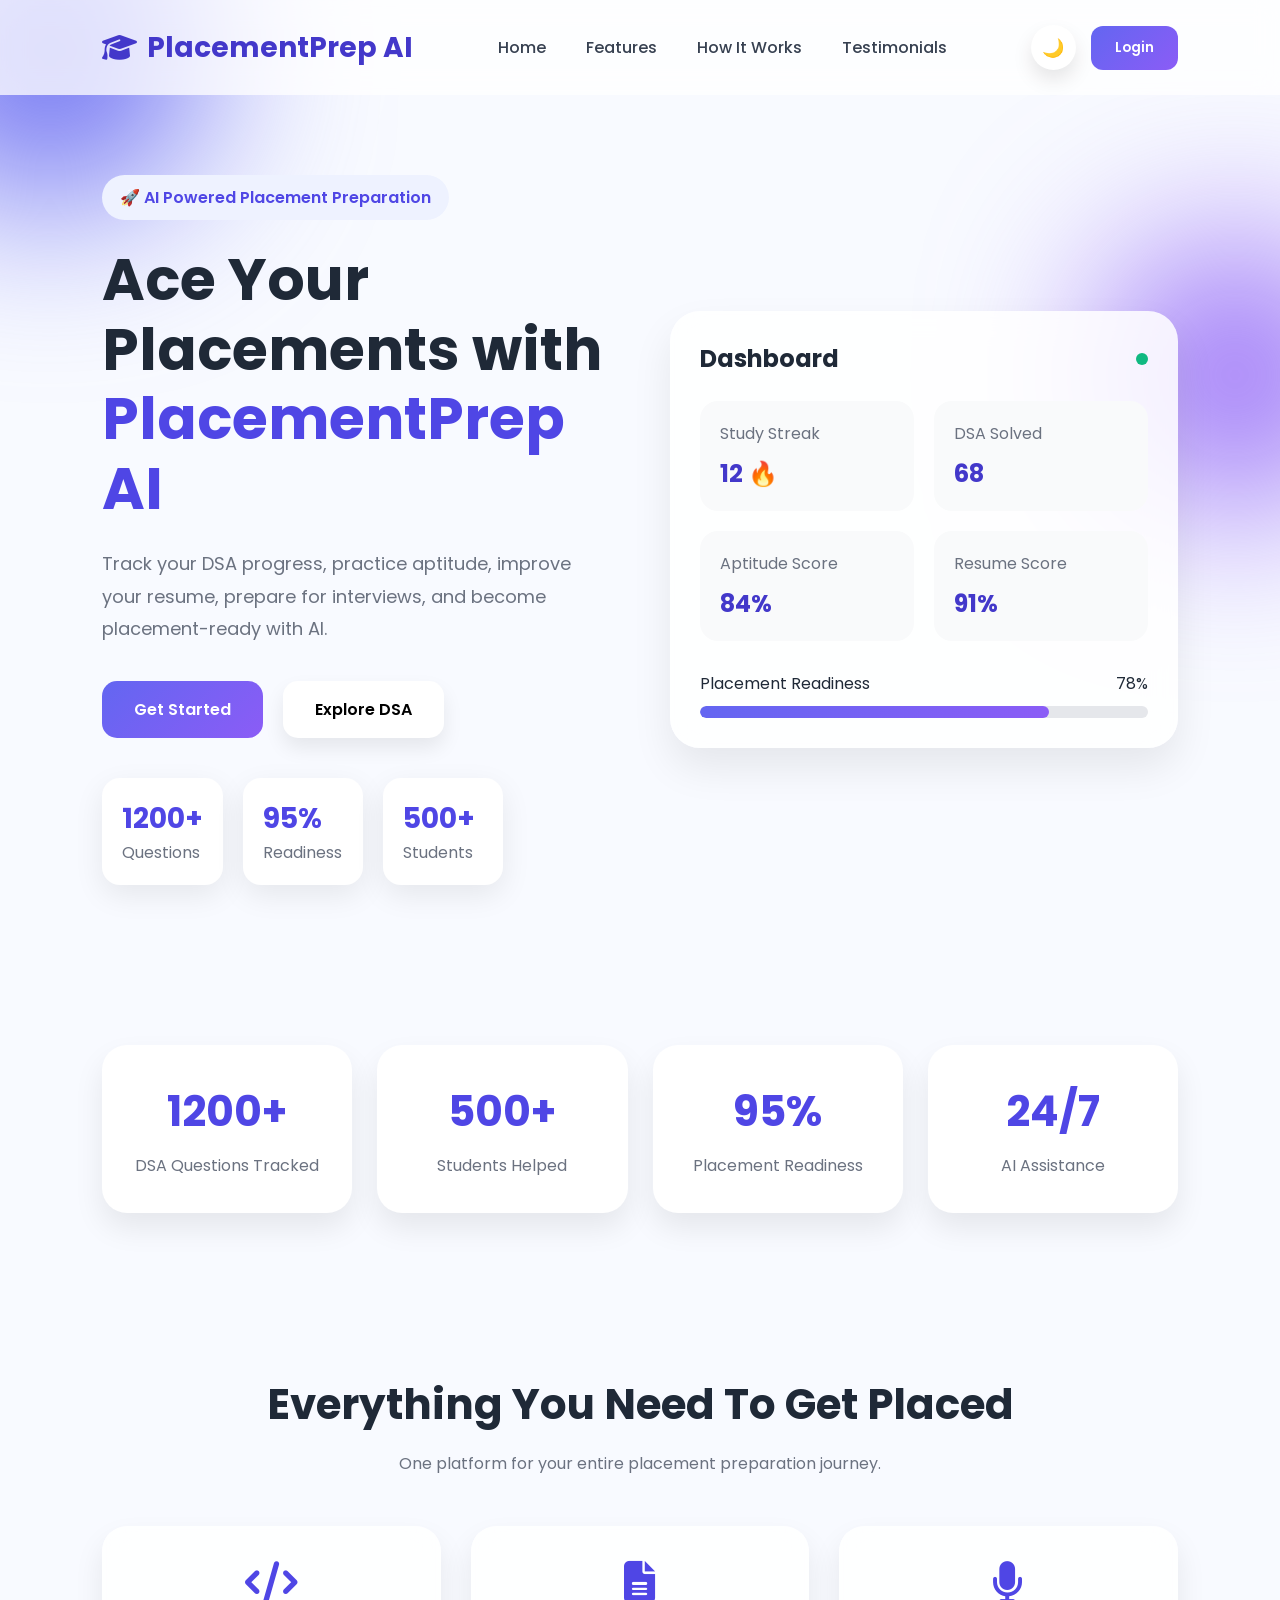
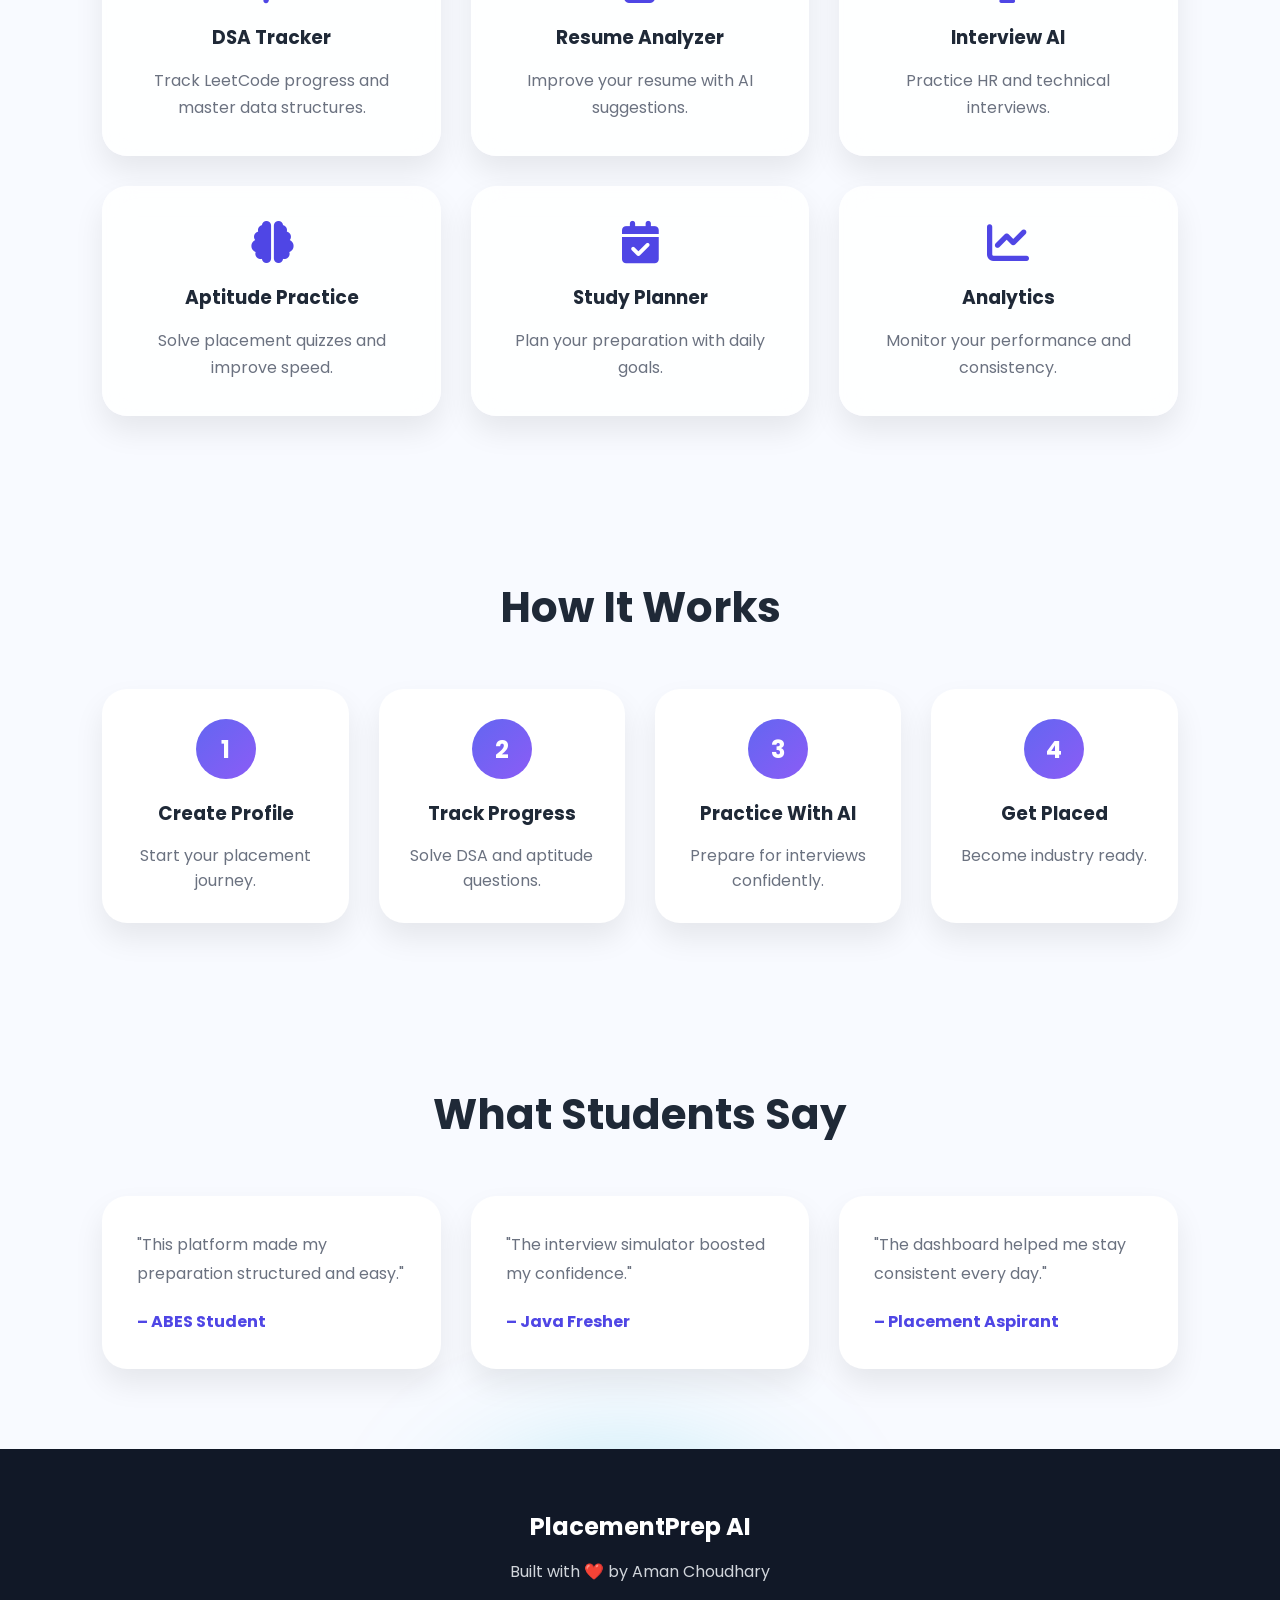
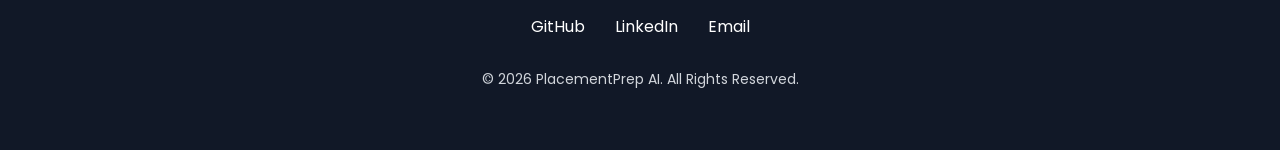
<file: index.html>
<!DOCTYPE html>
<html lang="en">

<head>
    <meta charset="UTF-8">
    <meta name="viewport" content="width=device-width, initial-scale=1.0">
    <title>PlacementPrep AI | Ace Your Placements</title>

    <!-- Google Font -->
    <link href="https://fonts.googleapis.com/css2?family=Poppins:wght@300;400;500;600;700&display=swap"
        rel="stylesheet">

    <!-- Font Awesome -->
    <link rel="stylesheet" href="https://cdnjs.cloudflare.com/ajax/libs/font-awesome/6.5.2/css/all.min.css">

    <!-- CSS -->
    <link rel="stylesheet" href="css/style.css">
</head>

<body>

    <!-- Background Circles -->
    <div class="bg-circle circle1"></div>
    <div class="bg-circle circle2"></div>
    <div class="bg-circle circle3"></div>

    <!-- ================= NAVBAR ================= -->

    <nav class="navbar">

        <div class="logo">
            <i class="fa-solid fa-graduation-cap"></i>
            PlacementPrep AI
        </div>

        <ul class="nav-links">

            <li>
                <a href="#home">Home</a>
            </li>

            <li>
                <a href="#features">Features</a>
            </li>

            <li>
                <a href="#how">How It Works</a>
            </li>

            <li>
                <a href="#testimonials">Testimonials</a>
            </li>

        </ul>

        <div class="nav-buttons">

            <button id="theme-btn">
                🌙
            </button>

            <button class="login-btn">
                Login
            </button>

        </div>

        <!-- Hamburger -->

        <div class="hamburger">

            <span></span>
            <span></span>
            <span></span>

        </div>

    </nav>

    <!-- ================= HERO SECTION ================= -->

    <section class="hero" id="home">

        <div class="hero-content">

            <!-- Left -->

            <div class="hero-left">

                <p class="tagline">

                    🚀 AI Powered Placement Preparation

                </p>

                <h1>

                    Ace Your Placements with

                    <span>PlacementPrep AI</span>

                </h1>

                <p class="hero-description">

                    Track your DSA progress, practice aptitude,
                    improve your resume, prepare for interviews,
                    and become placement-ready with AI.

                </p>

                <div class="hero-buttons">

                    <button class="primary-btn" onclick="window.location.href='dashboard.html'">

                        Get Started

                    </button>

                    <button class="secondary-btn" onclick="window.location.href='dsa.html'">

                        Explore DSA

                    </button>

                </div>

                <!-- Mini Stats -->

                <div class="mini-stats">

                    <div class="mini-card">

                        <h3>1200+</h3>

                        <p>Questions</p>

                    </div>

                    <div class="mini-card">

                        <h3>95%</h3>

                        <p>Readiness</p>

                    </div>

                    <div class="mini-card">

                        <h3>500+</h3>

                        <p>Students</p>

                    </div>

                </div>

            </div>

            <!-- Right -->

            <div class="hero-right">

                <div class="dashboard-preview">

                    <div class="dashboard-header">

                        <h3>

                            Dashboard

                        </h3>

                        <span class="live-dot"></span>

                    </div>

                    <div class="dashboard-cards">

                        <div class="dashboard-card">

                            <p>Study Streak</p>

                            <h2>12 🔥</h2>

                        </div>

                        <div class="dashboard-card">

                            <p>DSA Solved</p>

                            <h2>68</h2>

                        </div>

                        <div class="dashboard-card">

                            <p>Aptitude Score</p>

                            <h2>84%</h2>

                        </div>

                        <div class="dashboard-card">

                            <p>Resume Score</p>

                            <h2>91%</h2>

                        </div>

                    </div>

                    <!-- Progress -->

                    <div class="progress-section">

                        <div class="progress-top">

                            <span>

                                Placement Readiness

                            </span>

                            <span>

                                78%

                            </span>

                        </div>

                        <div class="progress-bar">

                            <div class="progress-fill"></div>

                        </div>

                    </div>

                </div>

            </div>

        </div>

    </section> <!-- ================= STATISTICS ================= -->

    <section class="stats">

        <div class="stat-box">
            <h2>1200+</h2>
            <p>DSA Questions Tracked</p>
        </div>

        <div class="stat-box">
            <h2>500+</h2>
            <p>Students Helped</p>
        </div>

        <div class="stat-box">
            <h2>95%</h2>
            <p>Placement Readiness</p>
        </div>

        <div class="stat-box">
            <h2>24/7</h2>
            <p>AI Assistance</p>
        </div>

    </section>

    <!-- ================= FEATURES ================= -->

    <section class="features" id="features">

        <div class="section-title">

            <h2>Everything You Need To Get Placed</h2>

            <p>
                One platform for your entire placement preparation journey.
            </p>

        </div>

        <div class="feature-grid">

            <div class="feature-card">

                <i class="fa-solid fa-code"></i>

                <h3>DSA Tracker</h3>

                <p>
                    Track LeetCode progress and master data structures.
                </p>

            </div>

            <div class="feature-card">

                <i class="fa-solid fa-file-lines"></i>

                <h3>Resume Analyzer</h3>

                <p>
                    Improve your resume with AI suggestions.
                </p>

            </div>

            <div class="feature-card">

                <i class="fa-solid fa-microphone"></i>

                <h3>Interview AI</h3>

                <p>
                    Practice HR and technical interviews.
                </p>

            </div>

            <div class="feature-card">

                <i class="fa-solid fa-brain"></i>

                <h3>Aptitude Practice</h3>

                <p>
                    Solve placement quizzes and improve speed.
                </p>

            </div>

            <div class="feature-card">

                <i class="fa-solid fa-calendar-check"></i>

                <h3>Study Planner</h3>

                <p>
                    Plan your preparation with daily goals.
                </p>

            </div>

            <div class="feature-card">

                <i class="fa-solid fa-chart-line"></i>

                <h3>Analytics</h3>

                <p>
                    Monitor your performance and consistency.
                </p>

            </div>

        </div>

    </section>

    <!-- ================= HOW IT WORKS ================= -->

    <section class="how-it-works" id="how">

        <div class="section-title">

            <h2>How It Works</h2>

        </div>

        <div class="timeline">

            <div class="timeline-step">

                <span>1</span>

                <h3>Create Profile</h3>

                <p>
                    Start your placement journey.
                </p>

            </div>

            <div class="timeline-step">

                <span>2</span>

                <h3>Track Progress</h3>

                <p>
                    Solve DSA and aptitude questions.
                </p>

            </div>

            <div class="timeline-step">

                <span>3</span>

                <h3>Practice With AI</h3>

                <p>
                    Prepare for interviews confidently.
                </p>

            </div>

            <div class="timeline-step">

                <span>4</span>

                <h3>Get Placed</h3>

                <p>
                    Become industry ready.
                </p>

            </div>

        </div>

    </section>

    <!-- ================= TESTIMONIALS ================= -->

    <section class="testimonials" id="testimonials">

        <div class="section-title">

            <h2>What Students Say</h2>

        </div>

        <div class="testimonial-grid">

            <div class="testimonial-card">

                <p>
                    "This platform made my preparation structured and easy."
                </p>

                <h4>
                    – ABES Student
                </h4>

            </div>

            <div class="testimonial-card">

                <p>
                    "The interview simulator boosted my confidence."
                </p>

                <h4>
                    – Java Fresher
                </h4>

            </div>

            <div class="testimonial-card">

                <p>
                    "The dashboard helped me stay consistent every day."
                </p>

                <h4>
                    – Placement Aspirant
                </h4>

            </div>

        </div>

    </section>

    <!-- ================= FOOTER ================= -->

    <footer>

        <h2>
            PlacementPrep AI
        </h2>

        <p>
            Built with ❤️ by Aman Choudhary
        </p>

        <div class="footer-links">

            <a href="#">
                GitHub
            </a>

            <a href="#">
                LinkedIn
            </a>

            <a href="#">
                Email
            </a>

        </div>

        <p class="copyright">

            © 2026 PlacementPrep AI. All Rights Reserved.

        </p>

    </footer>

    <!-- JS -->

    <script src="js/app.js"></script>

</body>

</html>
</file>
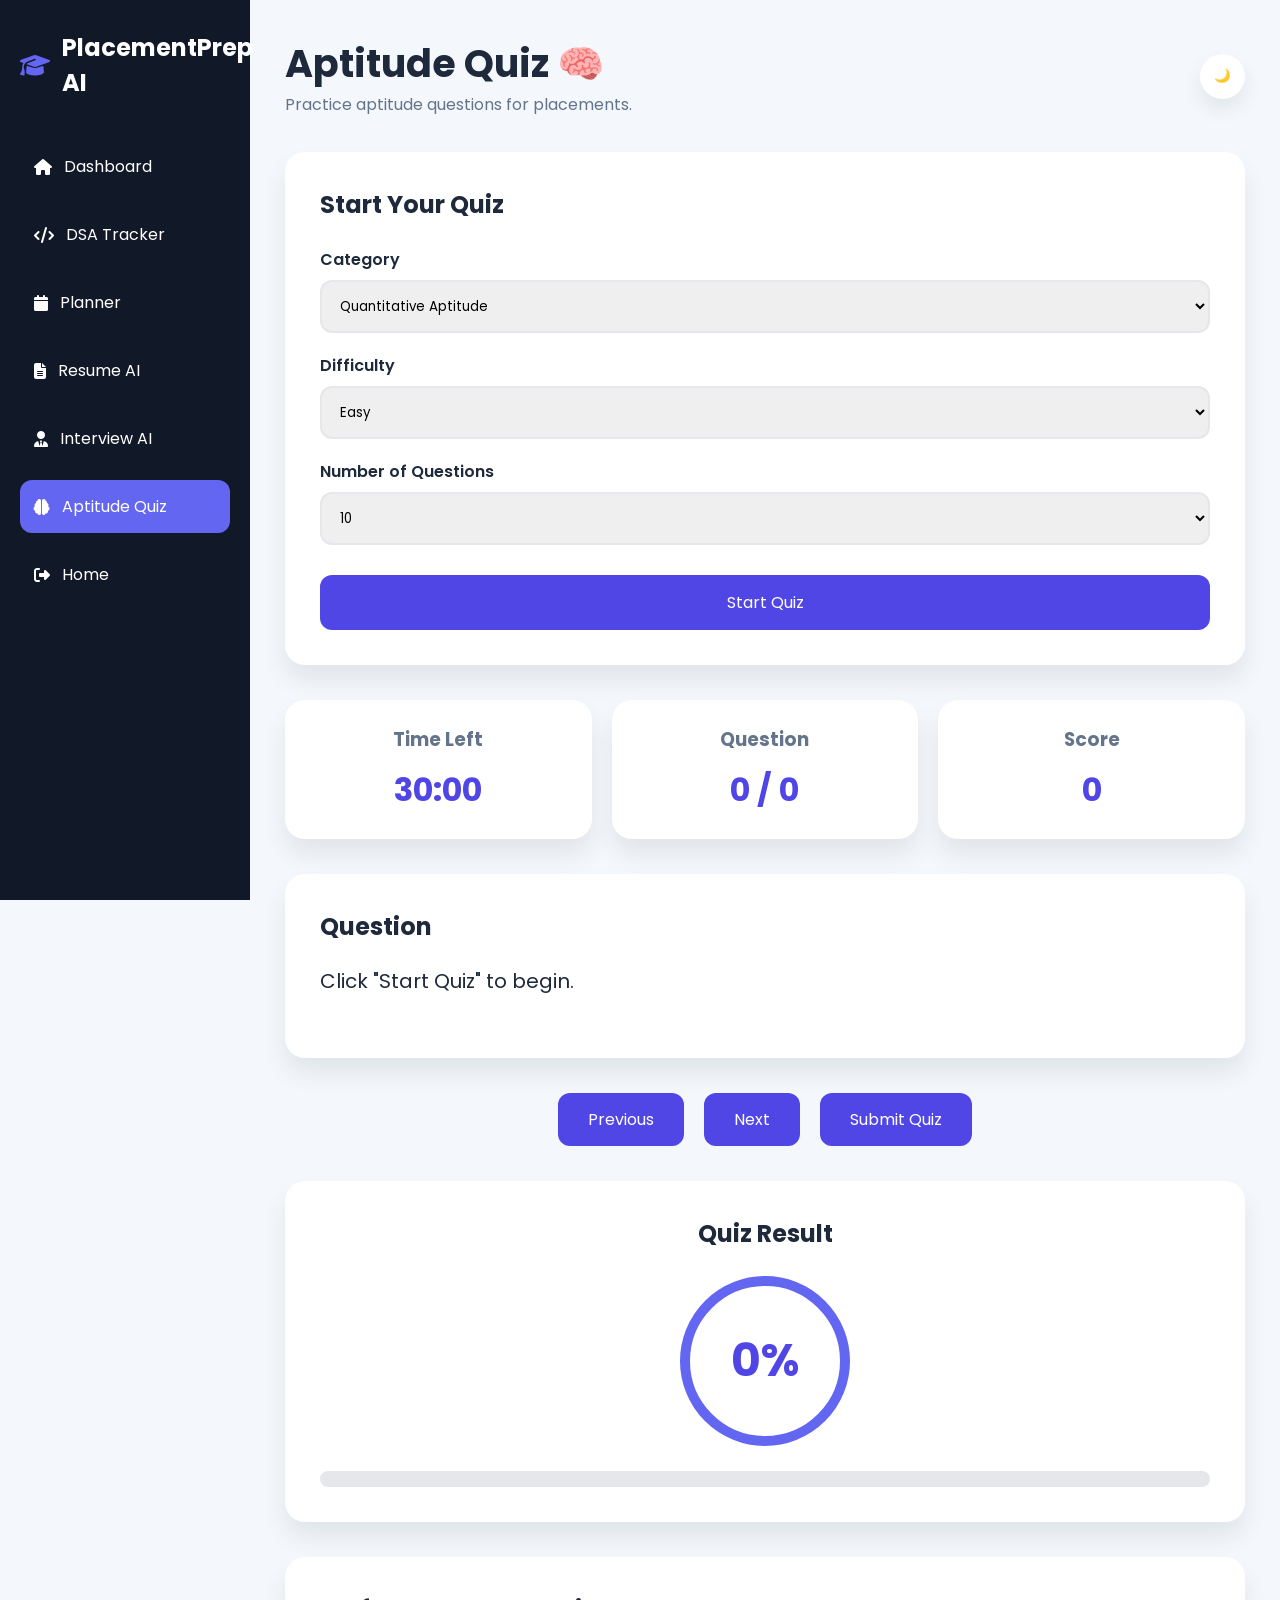
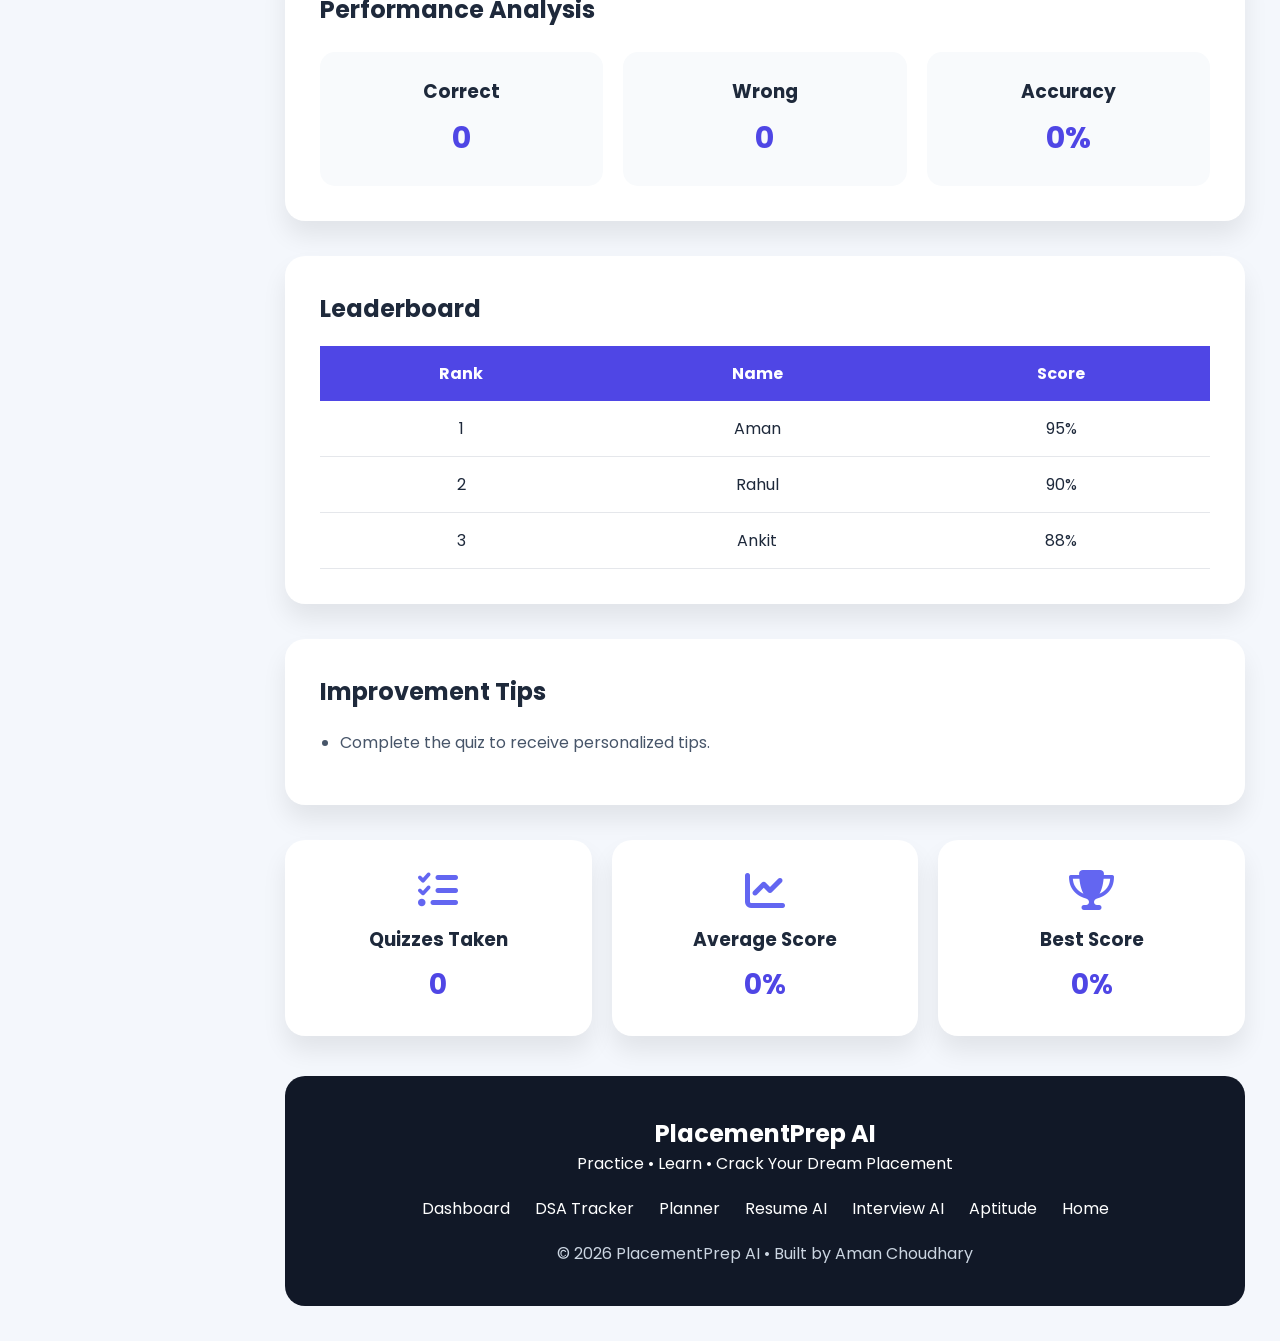
<file: aptitude.html>
<!DOCTYPE html>
<html lang="en">

<head>

    <meta charset="UTF-8">

    <meta name="viewport"
          content="width=device-width, initial-scale=1.0">

    <title>Aptitude Quiz | PlacementPrep AI</title>

    <!-- Google Font -->

    <link href="https://fonts.googleapis.com/css2?family=Poppins:wght@300;400;500;600;700&display=swap"
          rel="stylesheet">

    <!-- Font Awesome -->

    <link rel="stylesheet"
          href="https://cdnjs.cloudflare.com/ajax/libs/font-awesome/6.5.2/css/all.min.css">

    <!-- CSS -->

    <link rel="stylesheet"
          href="css/aptitude.css">

</head>

<body>

<!-- ================= SIDEBAR ================= -->

<aside class="sidebar">

    <div class="logo">

        <i class="fa-solid fa-graduation-cap"></i>

        <span>PlacementPrep AI</span>

    </div>

    <ul>

        <li>

            <a href="dashboard.html">

                <i class="fa-solid fa-house"></i>

                Dashboard

            </a>

        </li>

        <li>

            <a href="dsa.html">

                <i class="fa-solid fa-code"></i>

                DSA Tracker

            </a>

        </li>

        <li>

            <a href="planner.html">

                <i class="fa-solid fa-calendar"></i>

                Planner

            </a>

        </li>

        <li>

            <a href="resume.html">

                <i class="fa-solid fa-file-lines"></i>

                Resume AI

            </a>

        </li>

        <li>

            <a href="interview.html">

                <i class="fa-solid fa-user-tie"></i>

                Interview AI

            </a>

        </li>

        <li class="active">

            <a href="aptitude.html">

                <i class="fa-solid fa-brain"></i>

                Aptitude Quiz

            </a>

        </li>

        <li>

            <a href="index.html">

                <i class="fa-solid fa-right-from-bracket"></i>

                Home

            </a>

        </li>

    </ul>

</aside>

<!-- ================= MAIN ================= -->

<main class="main">

<!-- ================= TOPBAR ================= -->

<header class="topbar">

    <div>

        <h1>Aptitude Quiz 🧠</h1>

        <p>

            Practice aptitude questions for placements.

        </p>

    </div>

    <button id="theme-btn">

        🌙

    </button>

</header>

<!-- ================= QUIZ SETTINGS ================= -->

<section class="quiz-settings">

    <div class="settings-card">

        <h2>

            Start Your Quiz

        </h2>

        <div class="form-group">

            <label>

                Category

            </label>

            <select id="category">

                <option>Quantitative Aptitude</option>

                <option>Logical Reasoning</option>

                <option>Verbal Ability</option>

                <option>Data Interpretation</option>

                <option>Mixed</option>

            </select>

        </div>

        <div class="form-group">

            <label>

                Difficulty

            </label>

            <select id="difficulty">

                <option>Easy</option>

                <option>Medium</option>

                <option>Hard</option>

            </select>

        </div>

        <div class="form-group">

            <label>

                Number of Questions

            </label>

            <select id="questionCount">

                <option>10</option>

                <option>20</option>

                <option>30</option>

            </select>

        </div>

        <button id="startQuiz">

            Start Quiz

        </button>

    </div>

</section>

<!-- ================= QUIZ INFO ================= -->

<section class="quiz-info">

    <div class="info-card">

        <h3>

            Time Left

        </h3>

        <h2 id="timer">

            30:00

        </h2>

    </div>

    <div class="info-card">

        <h3>

            Question

        </h3>

        <h2 id="questionNumber">

            0 / 0

        </h2>

    </div>

    <div class="info-card">

        <h3>

            Score

        </h3>

        <h2 id="liveScore">

            0

        </h2>

    </div>

</section>

<!-- ================= QUESTION CARD ================= -->

<section class="question-section">

    <div class="question-card">

        <h2>

            Question

        </h2>

        <p id="questionText">

            Click "Start Quiz" to begin.

        </p>

        <div id="optionsContainer">

        </div>

    </div>

</section>

<!-- ================= BUTTONS ================= -->

<section class="quiz-buttons">

    <button id="previousBtn">

        Previous

    </button>

    <button id="nextBtn">

        Next

    </button>

    <button id="submitQuiz">

        Submit Quiz

    </button>

</section><!-- ================= RESULT SECTION ================= -->

<section class="result-section">

    <div class="result-card">

        <h2>

            Quiz Result

        </h2>

        <div class="result-circle">

            <h1 id="finalScore">

                0%

            </h1>

        </div>

        <div class="result-progress">

            <div id="resultProgress">

            </div>

        </div>

    </div>

</section>

<!-- ================= PERFORMANCE ANALYSIS ================= -->

<section class="analysis-section">

    <div class="analysis-card">

        <h2>

            Performance Analysis

        </h2>

        <div class="analysis-grid">

            <div class="analysis-box">

                <h3>

                    Correct

                </h3>

                <p id="correctAnswers">

                    0

                </p>

            </div>

            <div class="analysis-box">

                <h3>

                    Wrong

                </h3>

                <p id="wrongAnswers">

                    0

                </p>

            </div>

            <div class="analysis-box">

                <h3>

                    Accuracy

                </h3>

                <p id="accuracy">

                    0%

                </p>

            </div>

        </div>

    </div>

</section>

<!-- ================= LEADERBOARD ================= -->

<section class="leaderboard-section">

    <div class="leaderboard-card">

        <h2>

            Leaderboard

        </h2>

        <table>

            <thead>

                <tr>

                    <th>Rank</th>

                    <th>Name</th>

                    <th>Score</th>

                </tr>

            </thead>

            <tbody id="leaderboardTable">

                <tr>

                    <td>1</td>

                    <td>Aman</td>

                    <td>95%</td>

                </tr>

                <tr>

                    <td>2</td>

                    <td>Rahul</td>

                    <td>90%</td>

                </tr>

                <tr>

                    <td>3</td>

                    <td>Ankit</td>

                    <td>88%</td>

                </tr>

            </tbody>

        </table>

    </div>

</section>

<!-- ================= IMPROVEMENT TIPS ================= -->

<section class="tips-section">

    <div class="tips-card">

        <h2>

            Improvement Tips

        </h2>

        <ul id="tipsList">

            <li>

                Complete the quiz to receive personalized tips.

            </li>

        </ul>

    </div>

</section>

<!-- ================= QUICK STATS ================= -->

<section class="stats-grid">

    <div class="stat-card">

        <i class="fa-solid fa-list-check"></i>

        <h3>

            Quizzes Taken

        </h3>

        <p id="quizCount">

            0

        </p>

    </div>

    <div class="stat-card">

        <i class="fa-solid fa-chart-line"></i>

        <h3>

            Average Score

        </h3>

        <p id="averageQuizScore">

            0%

        </p>

    </div>

    <div class="stat-card">

        <i class="fa-solid fa-trophy"></i>

        <h3>

            Best Score

        </h3>

        <p id="bestQuizScore">

            0%

        </p>

    </div>

</section>

<!-- ================= FOOTER ================= -->

<footer>

    <h2>

        PlacementPrep AI

    </h2>

    <p>

        Practice • Learn • Crack Your Dream Placement

    </p>

    <div class="footer-links">

        <a href="dashboard.html">

            Dashboard

        </a>

        <a href="dsa.html">

            DSA Tracker

        </a>

        <a href="planner.html">

            Planner

        </a>

        <a href="resume.html">

            Resume AI

        </a>

        <a href="interview.html">

            Interview AI

        </a>

        <a href="aptitude.html">

            Aptitude

        </a>

        <a href="index.html">

            Home

        </a>

    </div>

    <p class="copyright">

        © 2026 PlacementPrep AI • Built by Aman Choudhary

    </p>

</footer>

</main>

<!-- ================= QUESTIONS DATABASE ================= -->

<script src="data/questions.js"></script>

<!-- ================= JAVASCRIPT ================= -->

<script src="js/aptitude.js"></script>

</body>

</html>
</file>
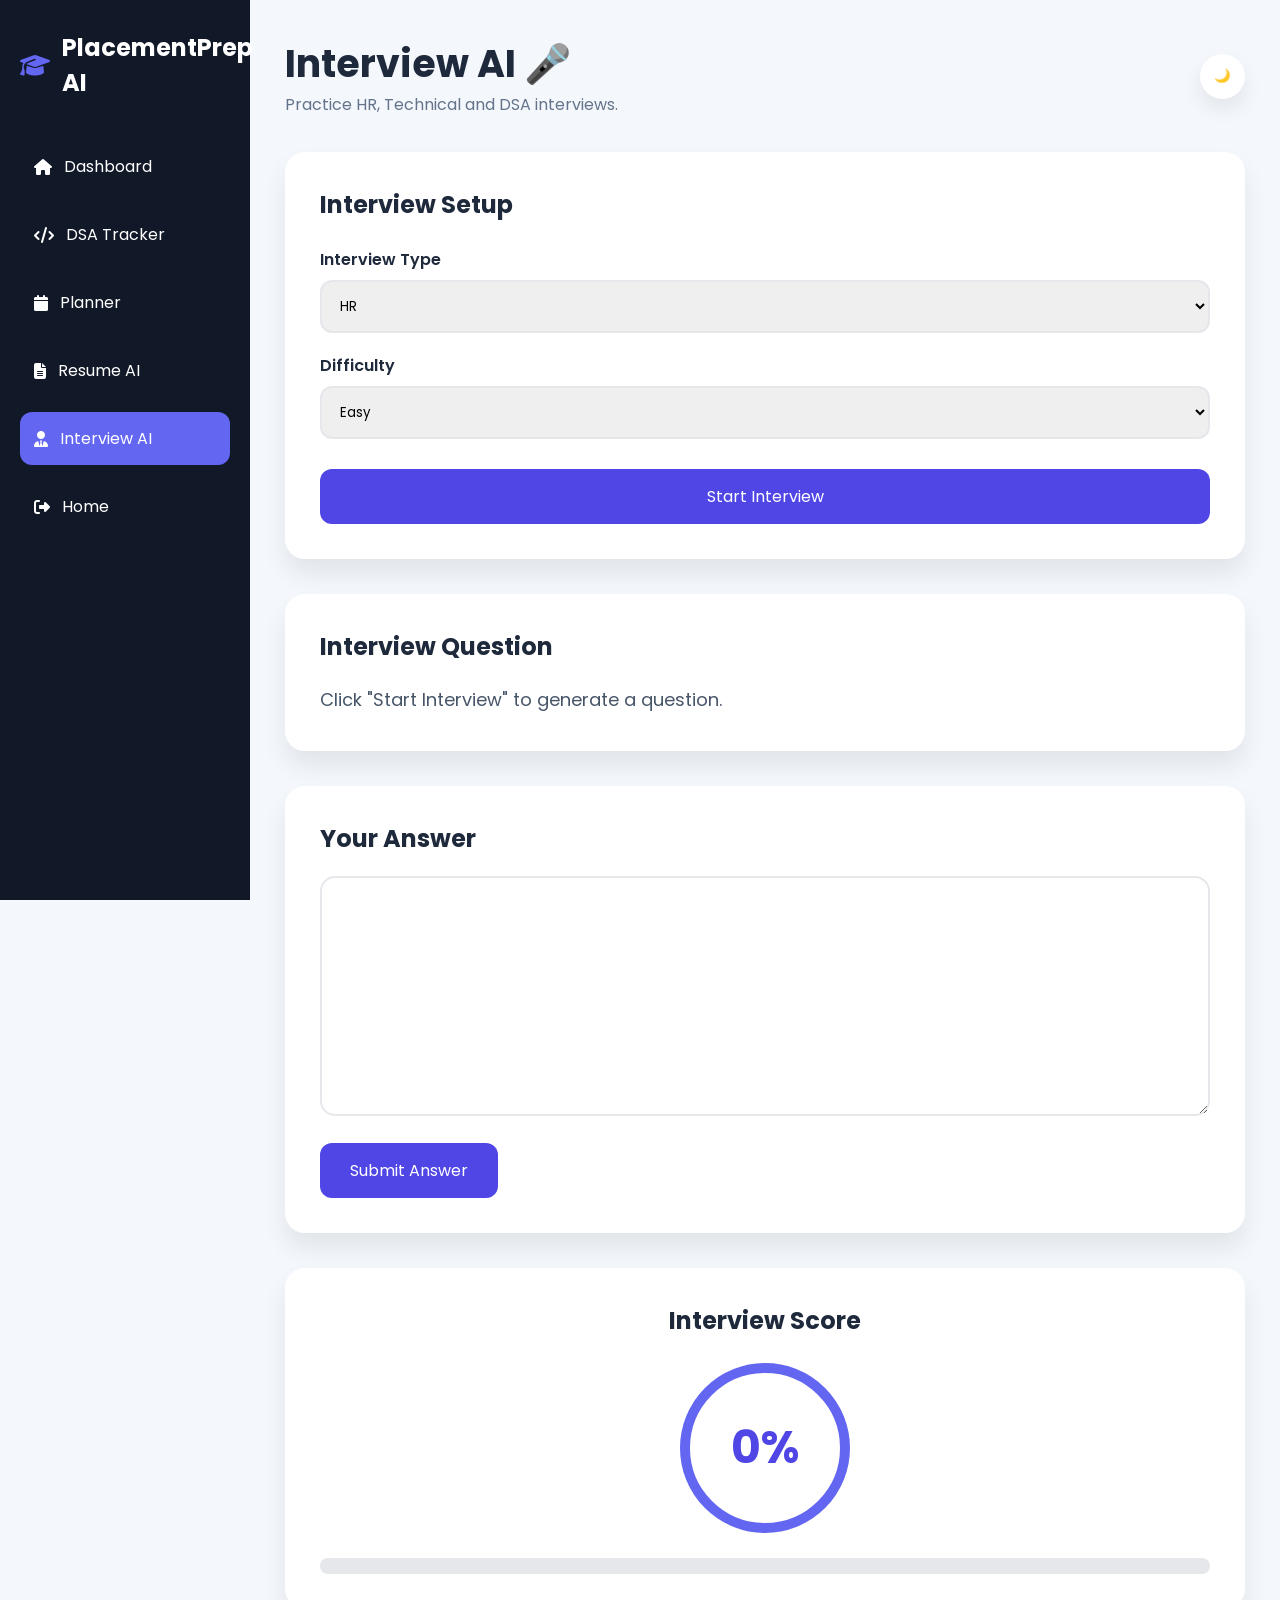
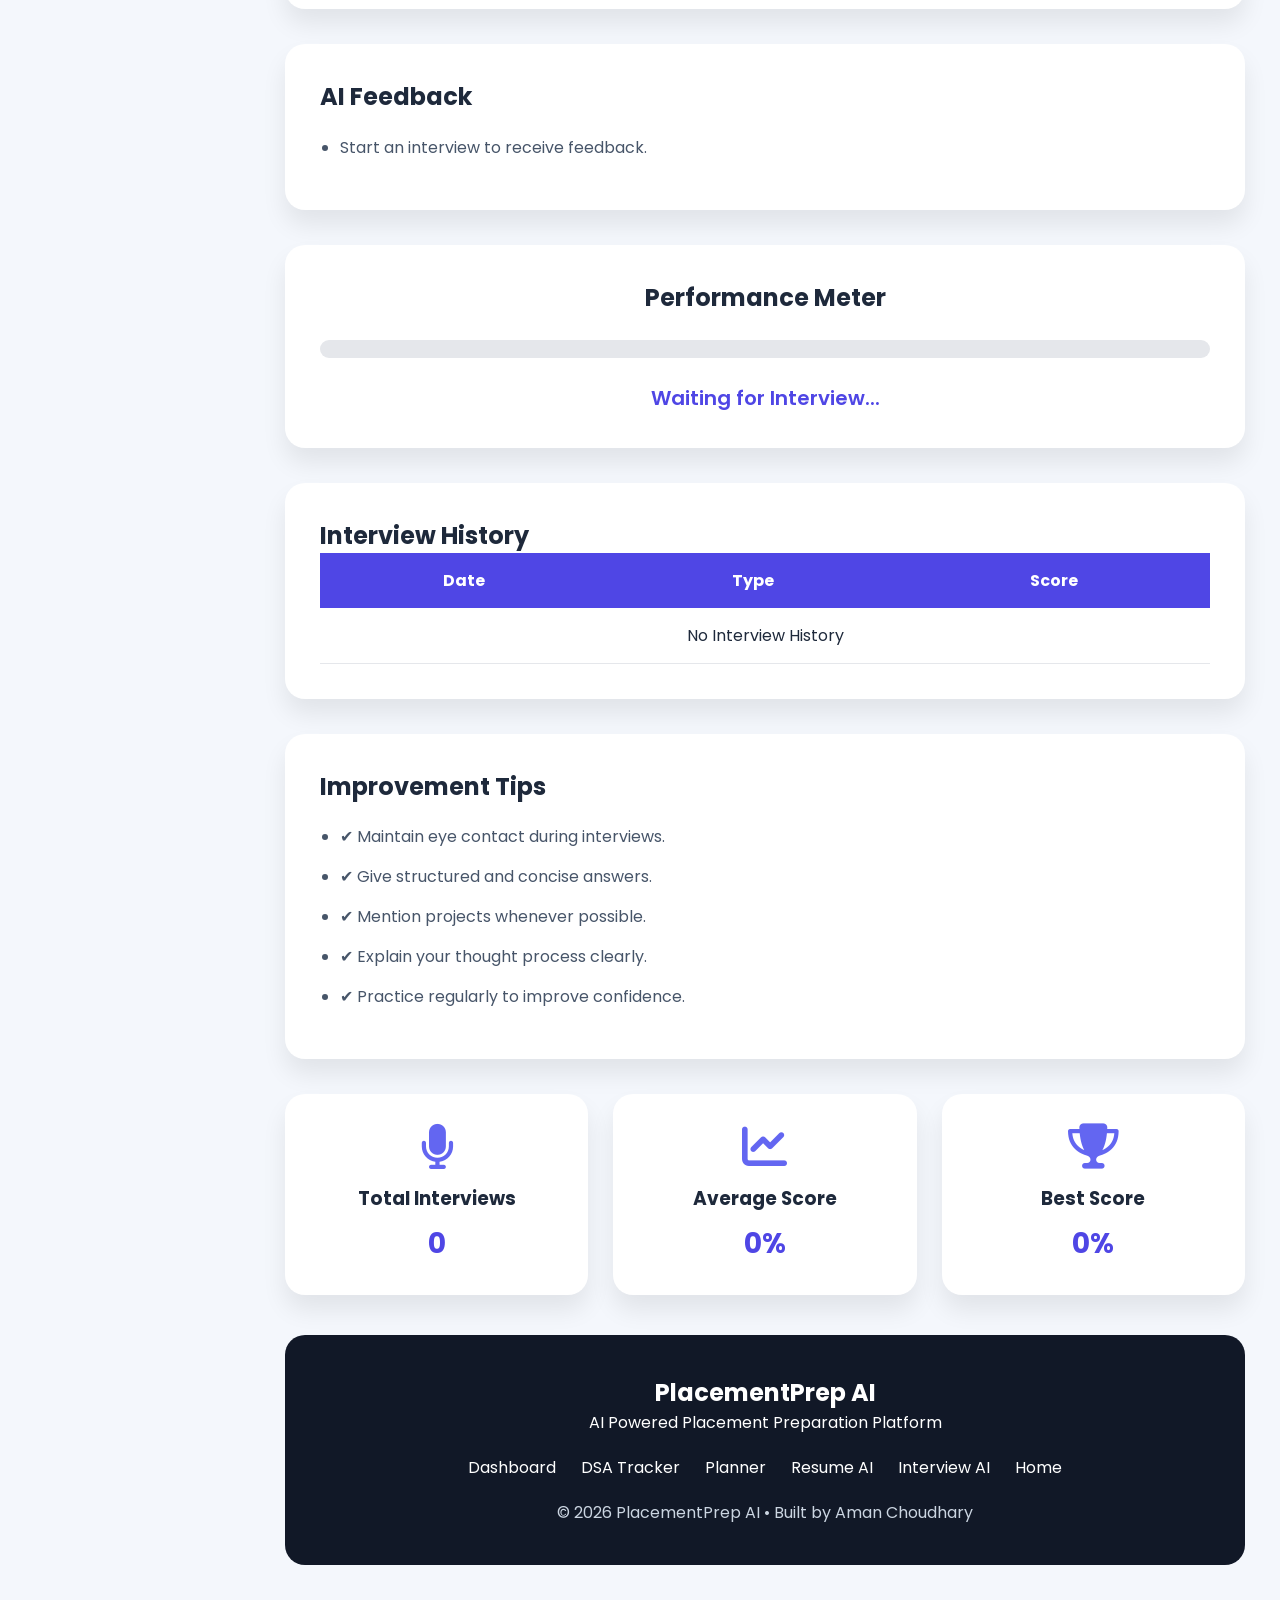
<file: interview.html>
<!DOCTYPE html>
<html lang="en">

<head>

    <meta charset="UTF-8">

    <meta name="viewport"
          content="width=device-width, initial-scale=1.0">

    <title>Interview AI | PlacementPrep AI</title>

    <!-- Google Font -->

    <link href="https://fonts.googleapis.com/css2?family=Poppins:wght@300;400;500;600;700&display=swap"
          rel="stylesheet">

    <!-- Font Awesome -->

    <link rel="stylesheet"
          href="https://cdnjs.cloudflare.com/ajax/libs/font-awesome/6.5.2/css/all.min.css">

    <!-- CSS -->

    <link rel="stylesheet"
          href="css/interview.css">

</head>

<body>

<!-- ================= SIDEBAR ================= -->

<aside class="sidebar">

    <div class="logo">

        <i class="fa-solid fa-graduation-cap"></i>

        <span>PlacementPrep AI</span>

    </div>

    <ul>

        <li>

            <a href="dashboard.html">

                <i class="fa-solid fa-house"></i>

                Dashboard

            </a>

        </li>

        <li>

            <a href="dsa.html">

                <i class="fa-solid fa-code"></i>

                DSA Tracker

            </a>

        </li>

        <li>

            <a href="planner.html">

                <i class="fa-solid fa-calendar"></i>

                Planner

            </a>

        </li>

        <li>

            <a href="resume.html">

                <i class="fa-solid fa-file-lines"></i>

                Resume AI

            </a>

        </li>

        <li class="active">

            <a href="interview.html">

                <i class="fa-solid fa-user-tie"></i>

                Interview AI

            </a>

        </li>

        <li>

            <a href="index.html">

                <i class="fa-solid fa-right-from-bracket"></i>

                Home

            </a>

        </li>

    </ul>

</aside>

<!-- ================= MAIN ================= -->

<main class="main">

<!-- ================= TOPBAR ================= -->

<header class="topbar">

    <div>

        <h1>Interview AI 🎤</h1>

        <p>

            Practice HR, Technical and DSA interviews.

        </p>

    </div>

    <button id="theme-btn">

        🌙

    </button>

</header>

<!-- ================= INTERVIEW OPTIONS ================= -->

<section class="interview-options">

    <div class="option-card">

        <h2>

            Interview Setup

        </h2>

        <div class="form-group">

            <label>

                Interview Type

            </label>

            <select id="interviewType">

                <option>HR</option>

                <option>Technical</option>

                <option>DSA</option>

            </select>

        </div>

        <div class="form-group">

            <label>

                Difficulty

            </label>

            <select id="difficulty">

                <option>Easy</option>

                <option>Medium</option>

                <option>Hard</option>

            </select>

        </div>

        <button id="startInterview">

            Start Interview

        </button>

    </div>

</section>

<!-- ================= QUESTION CARD ================= -->

<section class="question-section">

    <div class="question-card">

        <h2>

            Interview Question

        </h2>

        <p id="questionText">

            Click "Start Interview" to generate a question.

        </p>

    </div>

</section>

<!-- ================= ANSWER BOX ================= -->

<section class="answer-section">

    <div class="answer-card">

        <h2>

            Your Answer

        </h2>

        <textarea

            id="answerBox"

            rows="8"

            placeholder="Type your answer here...">

        </textarea>

        <button id="submitAnswer">

            Submit Answer

        </button>

    </div>

</section><!-- ================= SCORE CARD ================= -->

<section class="score-section">

    <div class="score-card">

        <h2>

            Interview Score

        </h2>

        <div class="score-circle">

            <h1 id="scoreValue">

                0%

            </h1>

        </div>

        <div class="progress-bar">

            <div id="scoreProgress">

            </div>

        </div>

    </div>

</section>

<!-- ================= AI FEEDBACK ================= -->

<section class="feedback-section">

    <div class="feedback-card">

        <h2>

            AI Feedback

        </h2>

        <ul id="feedbackList">

            <li>

                Start an interview to receive feedback.

            </li>

        </ul>

    </div>

</section>

<!-- ================= PERFORMANCE ================= -->

<section class="performance-section">

    <div class="performance-card">

        <h2>

            Performance Meter

        </h2>

        <div class="strength-bar">

            <div id="performanceFill">

            </div>

        </div>

        <h3 id="performanceText">

            Waiting for Interview...

        </h3>

    </div>

</section>

<!-- ================= HISTORY ================= -->

<section class="history-section">

    <div class="history-card">

        <h2>

            Interview History

        </h2>

        <table>

            <thead>

                <tr>

                    <th>Date</th>

                    <th>Type</th>

                    <th>Score</th>

                </tr>

            </thead>

            <tbody id="historyTable">

                <tr>

                    <td colspan="3">

                        No interview history available.

                    </td>

                </tr>

            </tbody>

        </table>

    </div>

</section>

<!-- ================= IMPROVEMENT TIPS ================= -->

<section class="tips-section">

    <div class="tips-card">

        <h2>

            Improvement Tips

        </h2>

        <ul>

            <li>✔ Maintain eye contact during interviews.</li>

            <li>✔ Give structured and concise answers.</li>

            <li>✔ Mention projects whenever possible.</li>

            <li>✔ Explain your thought process clearly.</li>

            <li>✔ Practice regularly to improve confidence.</li>

        </ul>

    </div>

</section>

<!-- ================= QUICK STATS ================= -->

<section class="stats-grid">

    <div class="stat-card">

        <i class="fa-solid fa-microphone"></i>

        <h3>Total Interviews</h3>

        <p id="totalInterviews">

            0

        </p>

    </div>

    <div class="stat-card">

        <i class="fa-solid fa-chart-line"></i>

        <h3>Average Score</h3>

        <p id="averageScore">

            0%

        </p>

    </div>

    <div class="stat-card">

        <i class="fa-solid fa-trophy"></i>

        <h3>Best Score</h3>

        <p id="bestScore">

            0%

        </p>

    </div>

</section>

<!-- ================= FOOTER ================= -->

<footer>

    <h2>

        PlacementPrep AI

    </h2>

    <p>

        AI Powered Placement Preparation Platform

    </p>

    <div class="footer-links">

        <a href="dashboard.html">

            Dashboard

        </a>

        <a href="dsa.html">

            DSA Tracker

        </a>

        <a href="planner.html">

            Planner

        </a>

        <a href="resume.html">

            Resume AI

        </a>

        <a href="interview.html">

            Interview AI

        </a>

        <a href="index.html">

            Home

        </a>

    </div>

    <p class="copyright">

        © 2026 PlacementPrep AI • Built by Aman Choudhary

    </p>

</footer>

</main>

<!-- ================= JAVASCRIPT ================= -->

<script src="js/interview.js"></script>

</body>

</html>
</file>
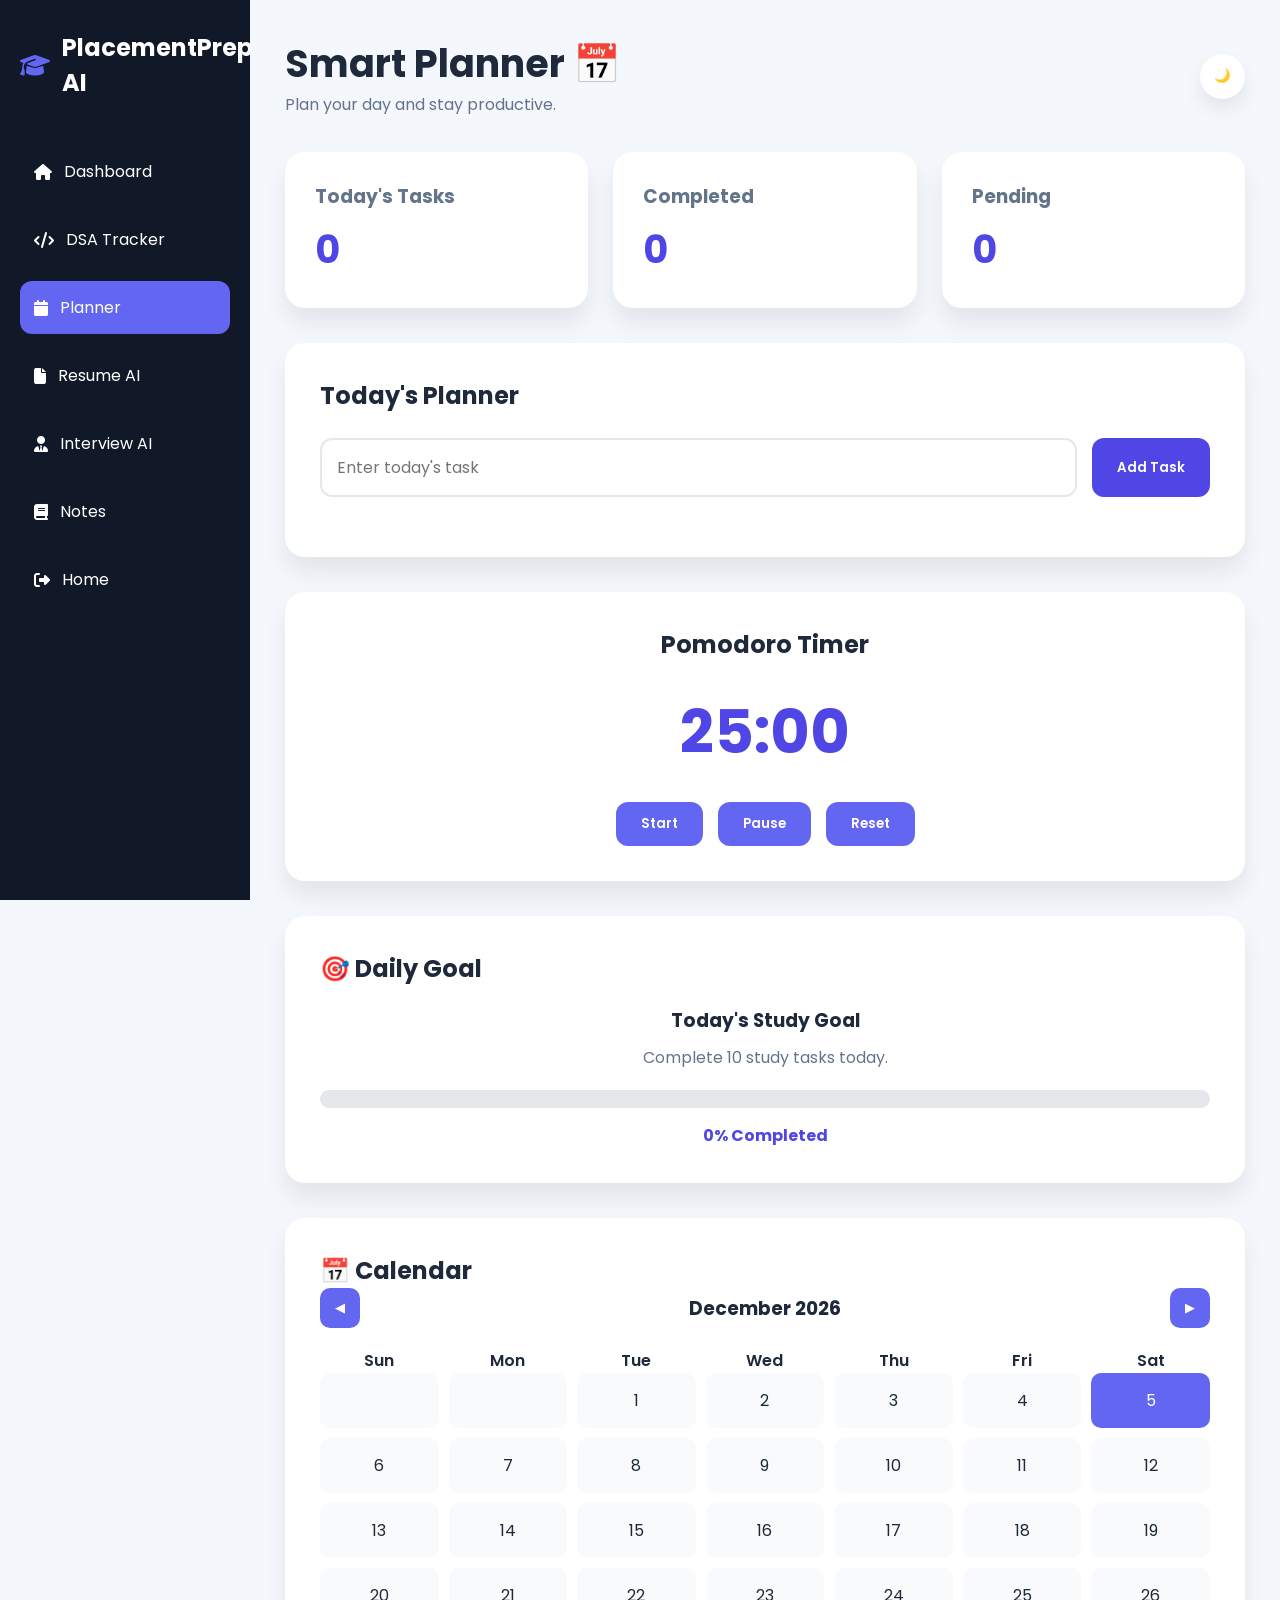
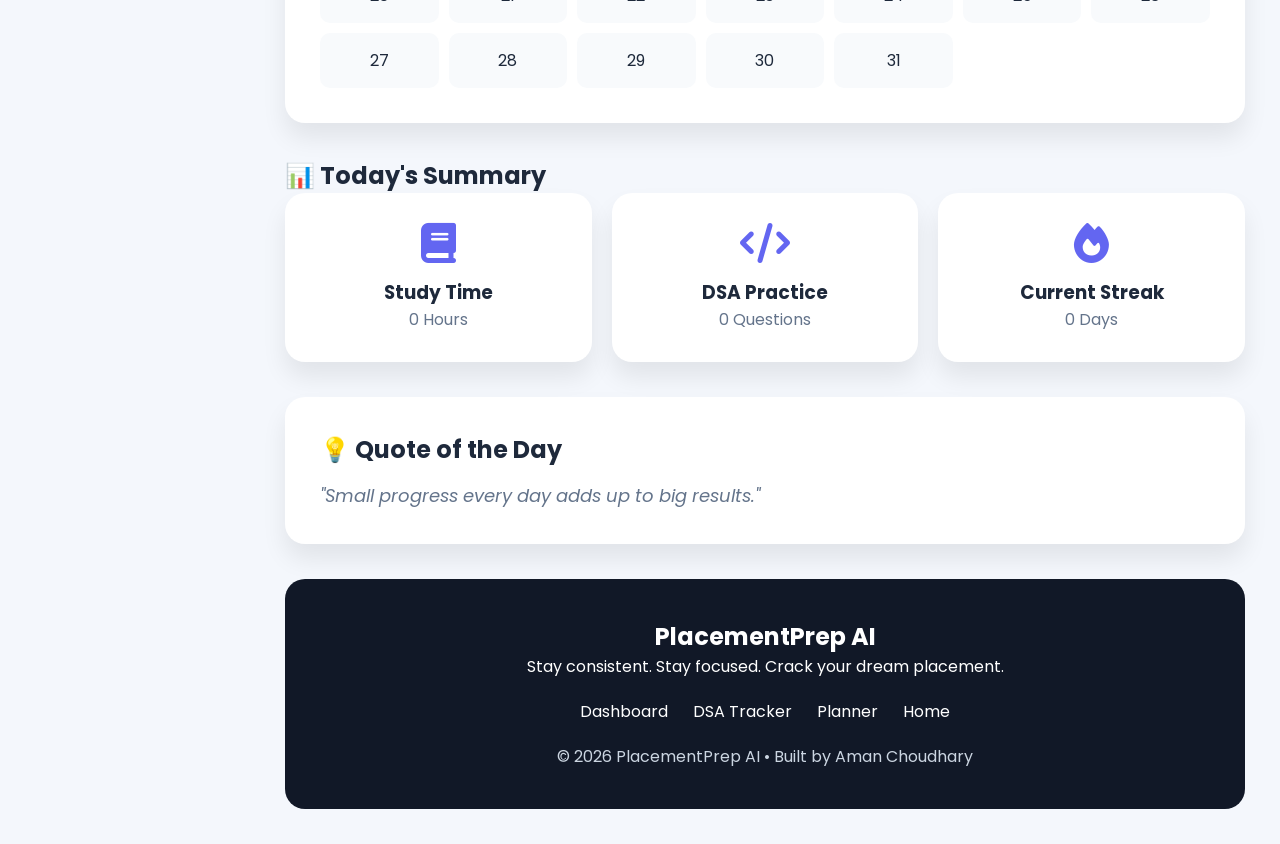
<file: planner.html>
<!DOCTYPE html>
<html lang="en">

<head>

    <meta charset="UTF-8">

    <meta name="viewport" content="width=device-width, initial-scale=1.0">

    <title>Planner | PlacementPrep AI</title>

    <!-- Google Font -->

    <link href="https://fonts.googleapis.com/css2?family=Poppins:wght@300;400;500;600;700&display=swap" rel="stylesheet">

    <!-- Font Awesome -->

    <link rel="stylesheet"
    href="https://cdnjs.cloudflare.com/ajax/libs/font-awesome/6.5.2/css/all.min.css">

    <!-- Planner CSS -->

    <link rel="stylesheet" href="css/planner.css">

</head>

<body>

<!-- ================= SIDEBAR ================= -->

<aside class="sidebar">

    <div class="logo">

        <i class="fa-solid fa-graduation-cap"></i>

        <span>PlacementPrep AI</span>

    </div>

    <ul>

        <li>

            <a href="dashboard.html">

                <i class="fa-solid fa-house"></i>

                Dashboard

            </a>

        </li>

        <li>

            <a href="dsa.html">

                <i class="fa-solid fa-code"></i>

                DSA Tracker

            </a>

        </li>

        <li class="active">

            <a href="planner.html">

                <i class="fa-solid fa-calendar"></i>

                Planner

            </a>

        </li>

        <li>

            <a href="resume.html">

                <i class="fa-solid fa-file"></i>

                Resume AI

            </a>

        </li>

        <li>

            <a href="interview.html">

                <i class="fa-solid fa-user-tie"></i>

                Interview AI

            </a>

        </li>

        <li>

            <a href="notes.html">

                <i class="fa-solid fa-book"></i>

                Notes

            </a>

        </li>

        <li>

            <a href="index.html">

                <i class="fa-solid fa-right-from-bracket"></i>

                Home

            </a>

        </li>

    </ul>

</aside>

<!-- ================= MAIN ================= -->

<main class="main">

<!-- ================= TOPBAR ================= -->

<header class="topbar">

    <div>

        <h1>Smart Planner 📅</h1>

        <p>Plan your day and stay productive.</p>

    </div>

    <button id="theme-btn">

        🌙

    </button>

</header>

<!-- ================= STATS ================= -->

<section class="planner-stats">

    <div class="stat-card">

        <h3>Today's Tasks</h3>

        <h1 id="todayTasks">0</h1>

    </div>

    <div class="stat-card">

        <h3>Completed</h3>

        <h1 id="completedTasks">0</h1>

    </div>

    <div class="stat-card">

        <h3>Pending</h3>

        <h1 id="pendingTasks">0</h1>

    </div>

</section>

<!-- ================= TASK INPUT ================= -->

<section class="task-section">

    <h2>Today's Planner</h2>

    <div class="task-input">

        <input
        type="text"
        id="taskInput"
        placeholder="Enter today's task">

        <button id="addTask">

            Add Task

        </button>

    </div>

    <ul id="taskList">

    </ul>

</section>

<!-- ================= POMODORO ================= -->

<section class="pomodoro">

    <h2>Pomodoro Timer</h2>

    <div class="timer">

        <h1 id="timer">

            25:00

        </h1>

    </div>

    <div class="timer-buttons">

        <button id="startTimer">

            Start

        </button>

        <button id="pauseTimer">

            Pause

        </button>

        <button id="resetTimer">

            Reset

        </button>

    </div>

</section><!-- ================= DAILY GOAL ================= -->

<section class="goal-section">

    <h2>🎯 Daily Goal</h2>

    <div class="goal-card">

        <h3>Today's Study Goal</h3>

        <p>Complete 10 study tasks today.</p>

        <div class="goal-progress">

            <div id="goalFill"></div>

        </div>

        <h4 id="goalPercentage">

            0% Completed

        </h4>

    </div>

</section>

<!-- ================= CALENDAR ================= -->

<section class="calendar-section">

    <h2>📅 Calendar</h2>

    <div class="calendar-card">

        <div class="calendar-header">

            <button id="prevMonth">

                ◀

            </button>

            <h3 id="monthYear">

                July 2026

            </h3>

            <button id="nextMonth">

                ▶

            </button>

        </div>

        <div class="weekdays">

            <span>Sun</span>
            <span>Mon</span>
            <span>Tue</span>
            <span>Wed</span>
            <span>Thu</span>
            <span>Fri</span>
            <span>Sat</span>

        </div>

        <div
        class="calendar-days"
        id="calendarDays">

        </div>

    </div>

</section>

<!-- ================= STUDY SUMMARY ================= -->

<section class="summary-section">

    <h2>📊 Today's Summary</h2>

    <div class="summary-grid">

        <div class="summary-card">

            <i class="fa-solid fa-book"></i>

            <h3>Study Time</h3>

            <p>0 Hours</p>

        </div>

        <div class="summary-card">

            <i class="fa-solid fa-code"></i>

            <h3>DSA Practice</h3>

            <p>0 Questions</p>

        </div>

        <div class="summary-card">

            <i class="fa-solid fa-fire"></i>

            <h3>Current Streak</h3>

            <p>0 Days</p>

        </div>

    </div>

</section>

<!-- ================= MOTIVATION ================= -->

<section class="motivation">

    <h2>💡 Quote of the Day</h2>

    <blockquote>

        "Small progress every day adds up to big results."

    </blockquote>

</section>

<!-- ================= FOOTER ================= -->

<footer>

    <h2>PlacementPrep AI</h2>

    <p>

        Stay consistent. Stay focused. Crack your dream placement.

    </p>

    <div class="footer-links">

        <a href="dashboard.html">

            Dashboard

        </a>

        <a href="dsa.html">

            DSA Tracker

        </a>

        <a href="planner.html">

            Planner

        </a>

        <a href="index.html">

            Home

        </a>

    </div>

    <p class="copyright">

        © 2026 PlacementPrep AI • Built by Aman Choudhary

    </p>

</footer>

</main>

<!-- ================= JAVASCRIPT ================= -->

<script src="js/planner.js"></script>

</body>
</html>
</file>
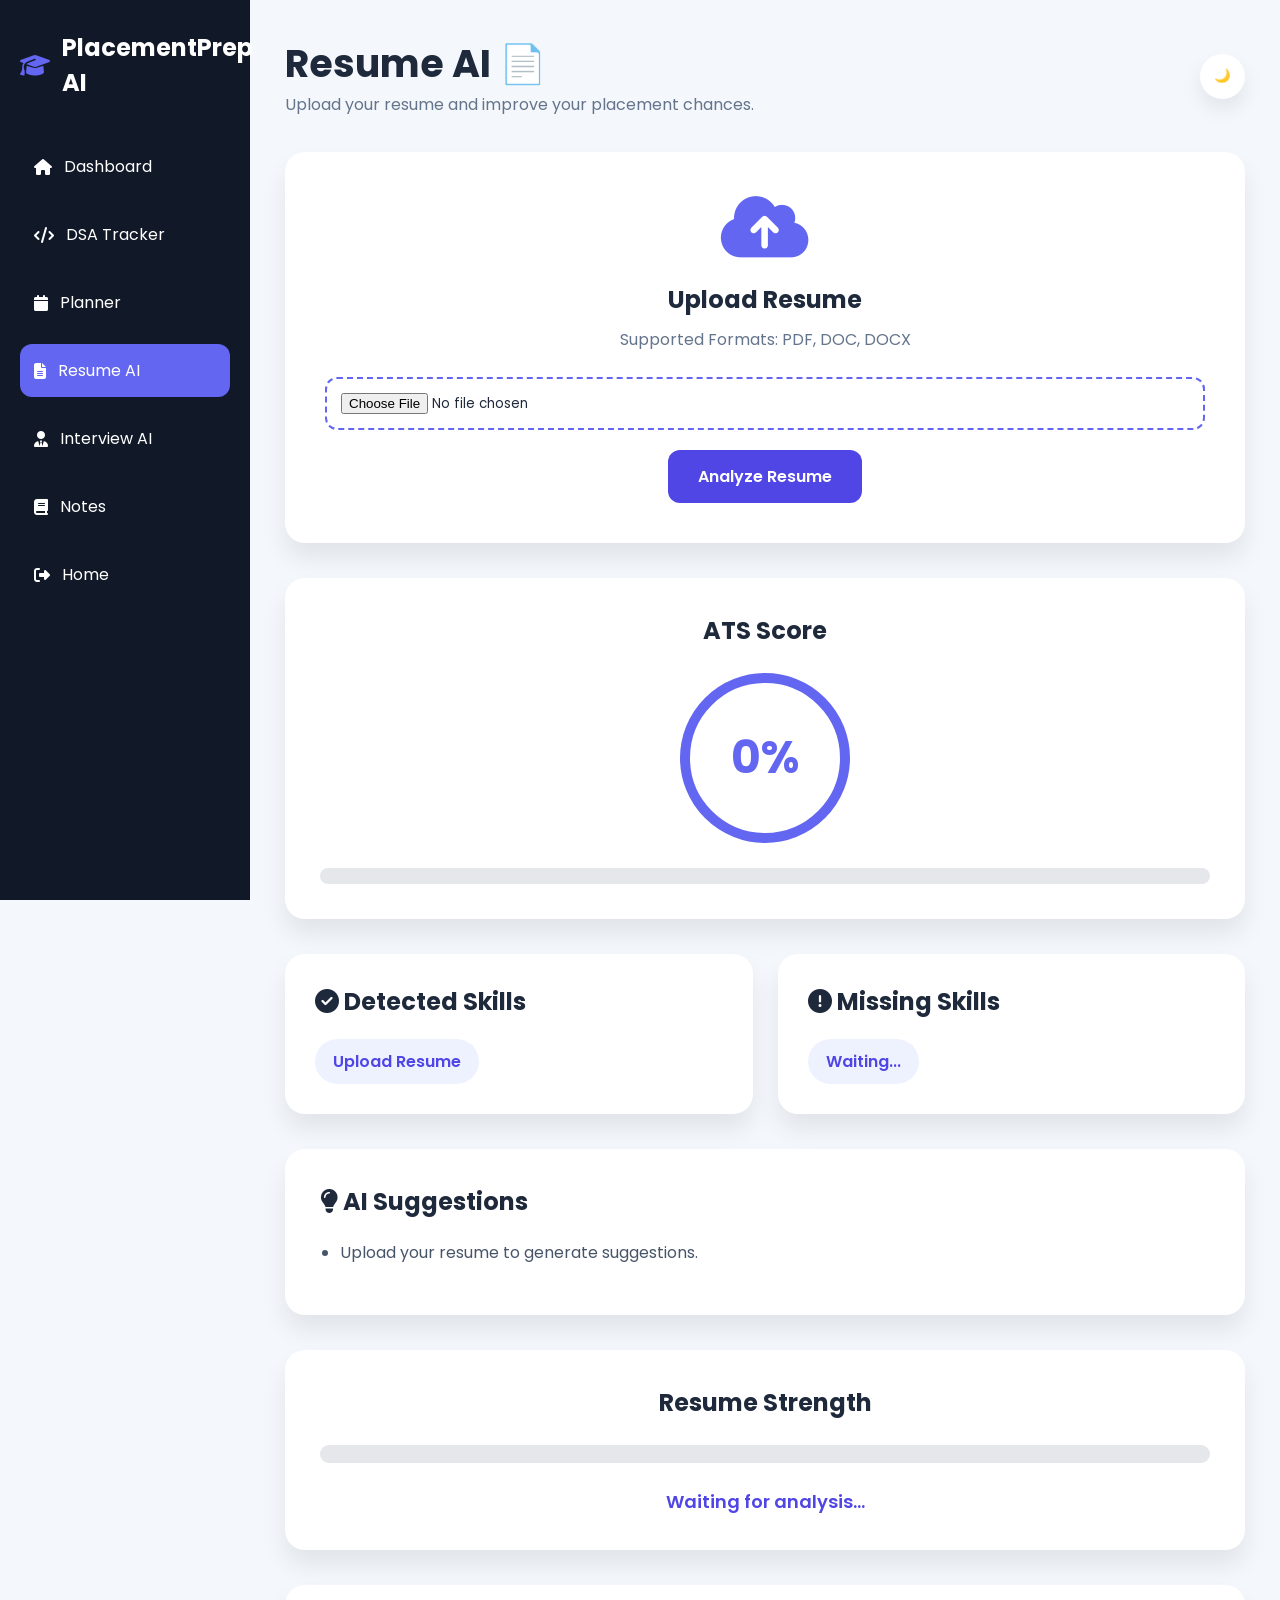
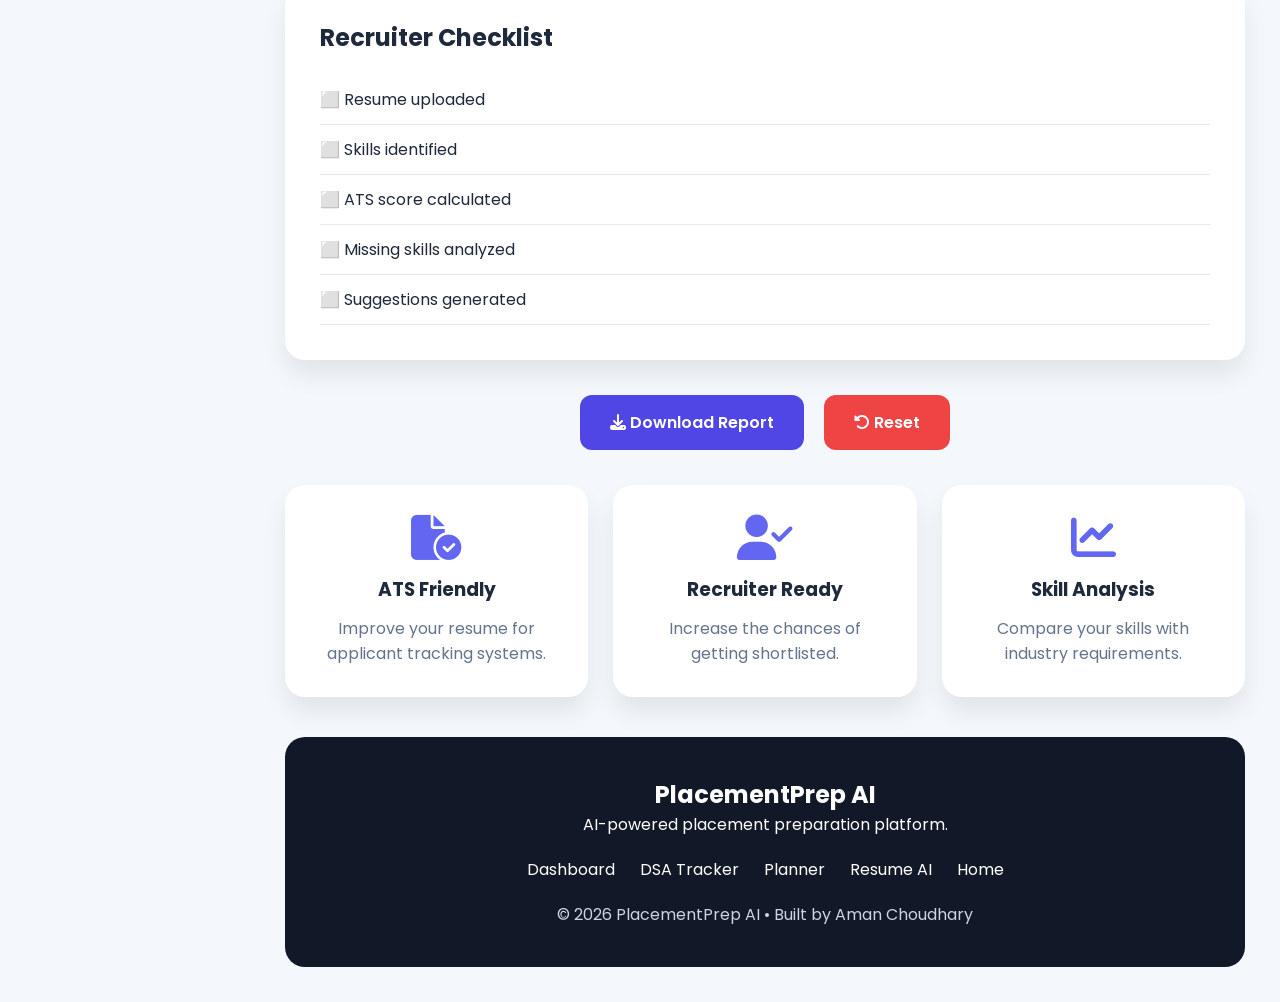
<file: resume.html>
<!DOCTYPE html>
<html lang="en">

<head>

    <meta charset="UTF-8">

    <meta name="viewport" content="width=device-width, initial-scale=1.0">

    <title>Resume AI | PlacementPrep AI</title>

    <!-- Google Font -->

    <link href="https://fonts.googleapis.com/css2?family=Poppins:wght@300;400;500;600;700&display=swap" rel="stylesheet">

    <!-- Font Awesome -->

    <link rel="stylesheet"
    href="https://cdnjs.cloudflare.com/ajax/libs/font-awesome/6.5.2/css/all.min.css">

    <!-- Resume CSS -->

    <link rel="stylesheet" href="css/resume.css">

</head>

<body>

<!-- ================= SIDEBAR ================= -->

<aside class="sidebar">

    <div class="logo">

        <i class="fa-solid fa-graduation-cap"></i>

        <span>PlacementPrep AI</span>

    </div>

    <ul>

        <li>

            <a href="dashboard.html">

                <i class="fa-solid fa-house"></i>

                Dashboard

            </a>

        </li>

        <li>

            <a href="dsa.html">

                <i class="fa-solid fa-code"></i>

                DSA Tracker

            </a>

        </li>

        <li>

            <a href="planner.html">

                <i class="fa-solid fa-calendar"></i>

                Planner

            </a>

        </li>

        <li class="active">

            <a href="resume.html">

                <i class="fa-solid fa-file-lines"></i>

                Resume AI

            </a>

        </li>

        <li>

            <a href="interview.html">

                <i class="fa-solid fa-user-tie"></i>

                Interview AI

            </a>

        </li>

        <li>

            <a href="notes.html">

                <i class="fa-solid fa-book"></i>

                Notes

            </a>

        </li>

        <li>

            <a href="index.html">

                <i class="fa-solid fa-right-from-bracket"></i>

                Home

            </a>

        </li>

    </ul>

</aside>

<!-- ================= MAIN ================= -->

<main class="main">

<!-- ================= TOP BAR ================= -->

<header class="topbar">

    <div>

        <h1>Resume AI 📄</h1>

        <p>

            Upload your resume and improve your placement chances.

        </p>

    </div>

    <button id="theme-btn">

        🌙

    </button>

</header>

<!-- ================= UPLOAD ================= -->

<section class="upload-section">

    <div class="upload-card">

        <i class="fa-solid fa-cloud-arrow-up upload-icon"></i>

        <h2>Upload Resume</h2>

        <p>

            Supported Formats: PDF, DOC, DOCX

        </p>

        <input
        type="file"
        id="resumeFile"
        accept=".pdf,.doc,.docx">

        <button id="analyzeBtn">

            Analyze Resume

        </button>

    </div>

</section>

<!-- ================= ATS SCORE ================= -->

<section class="ats-section">

    <div class="ats-card">

        <h2>ATS Score</h2>

        <div class="score-circle">

            <h1 id="atsScore">

                0%

            </h1>

        </div>

        <div class="progress">

            <div id="atsProgress">

            </div>

        </div>

    </div>

</section>

<!-- ================= DETECTED SKILLS ================= -->

<section class="skills-section">

    <div class="skills-card">

        <h2>

            <i class="fa-solid fa-check-circle"></i>

            Detected Skills

        </h2>

        <div id="detectedSkills" class="skill-list">

            <span>Upload Resume</span>

        </div>

    </div>

    <div class="skills-card">

        <h2>

            <i class="fa-solid fa-circle-exclamation"></i>

            Missing Skills

        </h2>

        <div id="missingSkills" class="skill-list">

            <span>Waiting...</span>

        </div>

    </div>

</section><!-- ================= AI SUGGESTIONS ================= -->

<section class="suggestions-section">

    <div class="suggestion-card">

        <h2>

            <i class="fa-solid fa-lightbulb"></i>

            AI Suggestions

        </h2>

        <ul id="suggestionList">

            <li>Upload your resume to generate suggestions.</li>

        </ul>

    </div>

</section>

<!-- ================= RESUME STRENGTH ================= -->

<section class="strength-section">

    <div class="strength-card">

        <h2>

            Resume Strength

        </h2>

        <div class="strength-bar">

            <div id="strengthFill">

            </div>

        </div>

        <p id="strengthText">

            Waiting for analysis...

        </p>

    </div>

</section>

<!-- ================= RECRUITER CHECKLIST ================= -->

<section class="checklist-section">

    <div class="checklist-card">

        <h2>

            Recruiter Checklist

        </h2>

        <ul id="checkList">

            <li>⬜ Resume uploaded</li>

            <li>⬜ Skills identified</li>

            <li>⬜ ATS score calculated</li>

            <li>⬜ Missing skills analyzed</li>

            <li>⬜ Suggestions generated</li>

        </ul>

    </div>

</section>

<!-- ================= ACTION BUTTONS ================= -->

<section class="action-section">

    <button id="downloadReport">

        <i class="fa-solid fa-download"></i>

        Download Report

    </button>

    <button id="resetResume">

        <i class="fa-solid fa-rotate-left"></i>

        Reset

    </button>

</section>

<!-- ================= INFO CARDS ================= -->

<section class="info-grid">

    <div class="info-card">

        <i class="fa-solid fa-file-circle-check"></i>

        <h3>ATS Friendly</h3>

        <p>

            Improve your resume for applicant tracking systems.

        </p>

    </div>

    <div class="info-card">

        <i class="fa-solid fa-user-check"></i>

        <h3>Recruiter Ready</h3>

        <p>

            Increase the chances of getting shortlisted.

        </p>

    </div>

    <div class="info-card">

        <i class="fa-solid fa-chart-line"></i>

        <h3>Skill Analysis</h3>

        <p>

            Compare your skills with industry requirements.

        </p>

    </div>

</section>

<!-- ================= FOOTER ================= -->

<footer>

    <h2>

        PlacementPrep AI

    </h2>

    <p>

        AI-powered placement preparation platform.

    </p>

    <div class="footer-links">

        <a href="dashboard.html">

            Dashboard

        </a>

        <a href="dsa.html">

            DSA Tracker

        </a>

        <a href="planner.html">

            Planner

        </a>

        <a href="resume.html">

            Resume AI

        </a>

        <a href="index.html">

            Home

        </a>

    </div>

    <p class="copyright">

        © 2026 PlacementPrep AI • Built by Aman Choudhary

    </p>

</footer>

</main>

<!-- ================= JAVASCRIPT ================= -->

<script src="js/resume.js"></script>

</body>

</html>
</file>
<file: css/style.css>
/* ================= GOOGLE RESET ================= */

*{
    margin:0;
    padding:0;
    box-sizing:border-box;
    font-family:'Poppins',sans-serif;
}

html{
    scroll-behavior:smooth;
}

body{
    background:#f8faff;
    color:#1f2937;
    overflow-x:hidden;
    position:relative;
}

/* ================= BACKGROUND CIRCLES ================= */

.bg-circle{
    position:absolute;
    border-radius:50%;
    filter:blur(90px);
    z-index:-1;
}

.circle1{
    width:300px;
    height:300px;
    background:#6366f1;
    top:-100px;
    left:-100px;
}

.circle2{
    width:250px;
    height:250px;
    background:#8b5cf6;
    right:-80px;
    top:250px;
}

.circle3{
    width:220px;
    height:220px;
    background:#06b6d4;
    bottom:0;
    left:40%;
}

/* ================= NAVBAR ================= */

.navbar{
    width:100%;
    display:flex;
    justify-content:space-between;
    align-items:center;
    padding:25px 8%;
    position:sticky;
    top:0;
    background:rgba(255,255,255,0.75);
    backdrop-filter:blur(12px);
    z-index:100;
}

.logo{
    font-size:28px;
    font-weight:700;
    color:#4338ca;
    display:flex;
    gap:10px;
    align-items:center;
}

.nav-links{
    display:flex;
    list-style:none;
    gap:40px;
}

.nav-links a{
    text-decoration:none;
    color:#374151;
    font-weight:500;
    transition:0.3s;
}

.nav-links a:hover{
    color:#4f46e5;
}

.nav-buttons{
    display:flex;
    gap:15px;
    align-items:center;
}

#theme-btn{
    width:45px;
    height:45px;
    border:none;
    border-radius:50%;
    cursor:pointer;
    font-size:18px;
    background:white;
    box-shadow:0 10px 20px rgba(0,0,0,0.1);
}

.login-btn{
    padding:12px 24px;
    border:none;
    border-radius:12px;
    cursor:pointer;
    font-weight:600;
    color:white;
    background:linear-gradient(135deg,#6366f1,#8b5cf6);
}

/* ================= HAMBURGER ================= */

.hamburger{
    display:none;
    flex-direction:column;
    gap:5px;
    cursor:pointer;
}

.hamburger span{
    width:28px;
    height:3px;
    background:#1f2937;
    border-radius:10px;
}

/* ================= HERO ================= */

.hero{
    padding:80px 8%;
}

.hero-content{
    display:flex;
    justify-content:space-between;
    align-items:center;
    gap:60px;
}

.hero-left{
    flex:1;
}

.tagline{
    display:inline-block;
    background:#eef2ff;
    color:#4f46e5;
    padding:10px 18px;
    border-radius:50px;
    margin-bottom:25px;
    font-weight:600;
}

.hero-left h1{
    font-size:58px;
    line-height:1.2;
    margin-bottom:25px;
}

.hero-left h1 span{
    color:#4f46e5;
}

.hero-description{
    font-size:18px;
    color:#6b7280;
    line-height:1.8;
    margin-bottom:35px;
}

/* ================= HERO BUTTONS ================= */

.hero-buttons{
    display:flex;
    gap:20px;
    margin-bottom:40px;
}

.primary-btn{
    padding:16px 32px;
    border:none;
    border-radius:15px;
    color:white;
    cursor:pointer;
    font-size:16px;
    font-weight:600;
    background:linear-gradient(135deg,#6366f1,#8b5cf6);
    transition:0.3s;
}

.primary-btn:hover{
    transform:translateY(-5px);
}

.secondary-btn{
    padding:16px 32px;
    border:none;
    border-radius:15px;
    cursor:pointer;
    font-size:16px;
    font-weight:600;
    background:white;
    box-shadow:0 10px 20px rgba(0,0,0,0.08);
    transition:0.3s;
}

.secondary-btn:hover{
    transform:translateY(-5px);
}

/* ================= MINI STATS ================= */

.mini-stats{
    display:flex;
    gap:20px;
    flex-wrap:wrap;
}

.mini-card{
    background:white;
    padding:20px;
    border-radius:18px;
    box-shadow:0 10px 30px rgba(0,0,0,0.08);
    min-width:120px;
}

.mini-card h3{
    color:#4f46e5;
    font-size:28px;
}

.mini-card p{
    color:#6b7280;
}

/* ================= DASHBOARD PREVIEW ================= */

.hero-right{
    flex:1;
}

.dashboard-preview{
    background:rgba(255,255,255,0.85);
    backdrop-filter:blur(15px);
    padding:30px;
    border-radius:30px;
    box-shadow:0 20px 40px rgba(0,0,0,0.08);
}

.dashboard-header{
    display:flex;
    justify-content:space-between;
    align-items:center;
    margin-bottom:25px;
}

.dashboard-header h3{
    font-size:24px;
}

.live-dot{
    width:12px;
    height:12px;
    background:#10b981;
    border-radius:50%;
}

.dashboard-cards{
    display:grid;
    grid-template-columns:repeat(2,1fr);
    gap:20px;
    margin-bottom:30px;
}

.dashboard-card{
    background:#f9fafb;
    padding:20px;
    border-radius:18px;
}

.dashboard-card p{
    color:#6b7280;
    margin-bottom:10px;
}

.dashboard-card h2{
    color:#4338ca;
}

.progress-top{
    display:flex;
    justify-content:space-between;
    margin-bottom:10px;
}

.progress-bar{
    width:100%;
    height:12px;
    border-radius:20px;
    background:#e5e7eb;
    overflow:hidden;
}

.progress-fill{
    width:78%;
    height:100%;
    border-radius:20px;
    background:linear-gradient(135deg,#6366f1,#8b5cf6);
}/* ================= STATISTICS ================= */

.stats{
    display:grid;
    grid-template-columns:repeat(auto-fit,minmax(220px,1fr));
    gap:25px;
    padding:80px 8%;
}

.stat-box{
    background:white;
    padding:35px 25px;
    border-radius:25px;
    text-align:center;
    box-shadow:0 15px 30px rgba(0,0,0,0.08);
    transition:0.3s;
}

.stat-box:hover{
    transform:translateY(-10px);
}

.stat-box h2{
    font-size:42px;
    color:#4f46e5;
    margin-bottom:10px;
}

.stat-box p{
    color:#6b7280;
}

/* ================= SECTION TITLE ================= */

.section-title{
    text-align:center;
    margin-bottom:50px;
}

.section-title h2{
    font-size:42px;
    margin-bottom:15px;
}

.section-title p{
    color:#6b7280;
    max-width:600px;
    margin:auto;
}

/* ================= FEATURES ================= */

.features{
    padding:80px 8%;
}

.feature-grid{
    display:grid;
    grid-template-columns:repeat(auto-fit,minmax(280px,1fr));
    gap:30px;
}

.feature-card{
    background:rgba(255,255,255,0.85);
    backdrop-filter:blur(15px);
    padding:35px;
    border-radius:25px;
    text-align:center;
    box-shadow:0 15px 30px rgba(0,0,0,0.08);
    transition:0.3s;
}

.feature-card:hover{
    transform:translateY(-10px);
}

.feature-card i{
    font-size:42px;
    color:#4f46e5;
    margin-bottom:20px;
}

.feature-card h3{
    margin-bottom:15px;
}

.feature-card p{
    color:#6b7280;
    line-height:1.7;
}

/* ================= HOW IT WORKS ================= */

.how-it-works{
    padding:80px 8%;
}

.timeline{
    display:grid;
    grid-template-columns:repeat(auto-fit,minmax(220px,1fr));
    gap:30px;
}

.timeline-step{
    background:white;
    padding:30px;
    border-radius:25px;
    text-align:center;
    box-shadow:0 15px 30px rgba(0,0,0,0.08);
}

.timeline-step span{
    width:60px;
    height:60px;
    display:flex;
    align-items:center;
    justify-content:center;
    margin:0 auto 20px;
    border-radius:50%;
    color:white;
    font-size:24px;
    font-weight:700;
    background:linear-gradient(135deg,#6366f1,#8b5cf6);
}

.timeline-step h3{
    margin-bottom:15px;
}

.timeline-step p{
    color:#6b7280;
}

/* ================= TESTIMONIALS ================= */

.testimonials{
    padding:80px 8%;
}

.testimonial-grid{
    display:grid;
    grid-template-columns:repeat(auto-fit,minmax(280px,1fr));
    gap:30px;
}

.testimonial-card{
    background:white;
    padding:35px;
    border-radius:25px;
    box-shadow:0 15px 30px rgba(0,0,0,0.08);
}

.testimonial-card p{
    color:#6b7280;
    line-height:1.8;
    margin-bottom:20px;
}

.testimonial-card h4{
    color:#4f46e5;
}

/* ================= FOOTER ================= */

footer{
    padding:60px 8%;
    text-align:center;
    background:#111827;
    color:white;
}

footer h2{
    margin-bottom:15px;
}

footer p{
    color:#d1d5db;
}

.footer-links{
    margin:30px 0;
    display:flex;
    justify-content:center;
    gap:30px;
    flex-wrap:wrap;
}

.footer-links a{
    color:white;
    text-decoration:none;
}

.footer-links a:hover{
    color:#8b5cf6;
}

.copyright{
    margin-top:25px;
    font-size:14px;
}

/* ================= DARK MODE ================= */

body.dark-mode{
    background:#0f172a;
    color:white;
}

body.dark-mode .navbar,
body.dark-mode .dashboard-preview,
body.dark-mode .feature-card,
body.dark-mode .stat-box,
body.dark-mode .timeline-step,
body.dark-mode .testimonial-card,
body.dark-mode .mini-card{
    background:#1e293b;
    color:white;
}

body.dark-mode .dashboard-card{
    background:#334155;
}

body.dark-mode p,
body.dark-mode .nav-links a{
    color:#cbd5e1;
}

body.dark-mode footer{
    background:#020617;
}

/* ================= RESPONSIVE ================= */

@media(max-width:992px){

    .hero-content{
        flex-direction:column;
    }

    .hero-left h1{
        font-size:44px;
    }

    .dashboard-preview{
        width:100%;
    }
}

@media(max-width:768px){

    .nav-links,
    .nav-buttons{
        display:none;
    }

    .hamburger{
        display:flex;
    }

    .hero{
        padding:60px 6%;
    }

    .hero-left h1{
        font-size:36px;
    }

    .hero-buttons{
        flex-direction:column;
    }

    .dashboard-cards{
        grid-template-columns:1fr;
    }

    .section-title h2{
        font-size:32px;
    }
}.nav-links.active{
    display:flex;
    flex-direction:column;
    position:absolute;
    top:90px;
    left:5%;
    right:5%;
    background:white;
    padding:25px;
    border-radius:20px;
    box-shadow:0 15px 30px rgba(0,0,0,0.1);
}

body.dark-mode .nav-links.active{
    background:#1e293b;
}
</file>
<file: css/aptitude.css>
/* ===================================
   RESET
=================================== */

*{
    margin:0;
    padding:0;
    box-sizing:border-box;
    font-family:'Poppins',sans-serif;
}

body{

    background:#f4f7fc;

    color:#1e293b;

}

/* ===================================
   SIDEBAR
=================================== */

.sidebar{

    position:fixed;

    top:0;

    left:0;

    width:250px;

    height:100vh;

    background:#111827;

    color:white;

    padding:30px 20px;

}

.logo{

    display:flex;

    align-items:center;

    gap:12px;

    font-size:24px;

    font-weight:700;

    margin-bottom:40px;

}

.logo i{

    color:#6366f1;

}

.sidebar ul{

    list-style:none;

}

.sidebar ul li{

    margin-bottom:15px;

}

.sidebar ul li a{

    display:flex;

    align-items:center;

    gap:12px;

    padding:14px;

    border-radius:12px;

    color:white;

    text-decoration:none;

    transition:.3s;

}

.sidebar ul li.active a,
.sidebar ul li a:hover{

    background:#6366f1;

}

/* ===================================
   MAIN
=================================== */

.main{

    margin-left:250px;

    padding:35px;

}

/* ===================================
   TOPBAR
=================================== */

.topbar{

    display:flex;

    justify-content:space-between;

    align-items:center;

    margin-bottom:35px;

}

.topbar h1{

    font-size:38px;

}

.topbar p{

    color:#64748b;

}

#theme-btn{

    width:45px;

    height:45px;

    border:none;

    border-radius:50%;

    background:white;

    cursor:pointer;

    box-shadow:0 10px 20px rgba(0,0,0,.08);

}

/* ===================================
   QUIZ SETTINGS
=================================== */

.settings-card{

    background:white;

    padding:35px;

    border-radius:20px;

    box-shadow:0 15px 25px rgba(0,0,0,.08);

    margin-bottom:35px;

}

.settings-card h2{

    margin-bottom:25px;

}

.form-group{

    margin-bottom:20px;

}

.form-group label{

    display:block;

    margin-bottom:8px;

    font-weight:600;

}

.form-group select{

    width:100%;

    padding:14px;

    border:2px solid #e5e7eb;

    border-radius:12px;

    outline:none;

}

.form-group select:focus{

    border-color:#6366f1;

}

#startQuiz{

    width:100%;

    padding:15px;

    margin-top:10px;

    border:none;

    border-radius:12px;

    background:#4f46e5;

    color:white;

    font-size:16px;

    cursor:pointer;

    transition:.3s;

}

#startQuiz:hover{

    background:#4338ca;

}

/* ===================================
   QUIZ INFO
=================================== */

.quiz-info{

    display:grid;

    grid-template-columns:repeat(auto-fit,minmax(220px,1fr));

    gap:20px;

    margin-bottom:35px;

}

.info-card{

    background:white;

    padding:25px;

    text-align:center;

    border-radius:20px;

    box-shadow:0 15px 25px rgba(0,0,0,.08);

}

.info-card h3{

    margin-bottom:12px;

    color:#64748b;

}

.info-card h2{

    color:#4f46e5;

    font-size:32px;

}

/* ===================================
   QUESTION CARD
=================================== */

.question-card{

    background:white;

    padding:35px;

    border-radius:20px;

    box-shadow:0 15px 25px rgba(0,0,0,.08);

    margin-bottom:35px;

}

.question-card h2{

    margin-bottom:20px;

}

#questionText{

    font-size:20px;

    margin-bottom:25px;

    line-height:1.7;

}

#optionsContainer{

    display:flex;

    flex-direction:column;

    gap:15px;

}

.option{

    padding:16px;

    border:2px solid #e5e7eb;

    border-radius:12px;

    cursor:pointer;

    transition:.3s;

}

.option:hover{

    border-color:#6366f1;

    background:#eef2ff;

}

/* ===================================
   BUTTONS
=================================== */

.quiz-buttons{

    display:flex;

    justify-content:center;

    gap:20px;

    flex-wrap:wrap;

    margin-bottom:35px;

}

.quiz-buttons button{

    padding:14px 30px;

    border:none;

    border-radius:12px;

    cursor:pointer;

    font-size:16px;

    color:white;

    background:#4f46e5;

    transition:.3s;

}

.quiz-buttons button:hover{

    background:#4338ca;

}/* ===================================
   RESULT SECTION
=================================== */

.result-section{

    margin-bottom:35px;

}

.result-card{

    background:white;

    padding:35px;

    border-radius:20px;

    text-align:center;

    box-shadow:0 15px 25px rgba(0,0,0,.08);

}

.result-circle{

    width:170px;

    height:170px;

    border:10px solid #6366f1;

    border-radius:50%;

    display:flex;

    align-items:center;

    justify-content:center;

    margin:25px auto;

}

.result-circle h1{

    font-size:45px;

    color:#4f46e5;

}

.result-progress{

    width:100%;

    height:16px;

    background:#e5e7eb;

    border-radius:30px;

    overflow:hidden;

}

#resultProgress{

    width:0%;

    height:100%;

    background:linear-gradient(90deg,#4f46e5,#8b5cf6);

    transition:.8s;

}

/* ===================================
   PERFORMANCE ANALYSIS
=================================== */

.analysis-section{

    margin-bottom:35px;

}

.analysis-card{

    background:white;

    padding:35px;

    border-radius:20px;

    box-shadow:0 15px 25px rgba(0,0,0,.08);

}

.analysis-card h2{

    margin-bottom:25px;

}

.analysis-grid{

    display:grid;

    grid-template-columns:repeat(auto-fit,minmax(200px,1fr));

    gap:20px;

}

.analysis-box{

    background:#f8fafc;

    padding:25px;

    text-align:center;

    border-radius:15px;

}

.analysis-box h3{

    margin-bottom:10px;

}

.analysis-box p{

    font-size:30px;

    color:#4f46e5;

    font-weight:700;

}

/* ===================================
   LEADERBOARD
=================================== */

.leaderboard-section{

    margin-bottom:35px;

}

.leaderboard-card{

    background:white;

    padding:35px;

    border-radius:20px;

    box-shadow:0 15px 25px rgba(0,0,0,.08);

    overflow-x:auto;

}

.leaderboard-card h2{

    margin-bottom:20px;

}

.leaderboard-card table{

    width:100%;

    border-collapse:collapse;

}

.leaderboard-card th{

    background:#4f46e5;

    color:white;

    padding:15px;

}

.leaderboard-card td{

    padding:15px;

    text-align:center;

    border-bottom:1px solid #e5e7eb;

}

/* ===================================
   IMPROVEMENT TIPS
=================================== */

.tips-section{

    margin-bottom:35px;

}

.tips-card{

    background:white;

    padding:35px;

    border-radius:20px;

    box-shadow:0 15px 25px rgba(0,0,0,.08);

}

.tips-card h2{

    margin-bottom:20px;

}

.tips-card ul{

    padding-left:20px;

}

.tips-card li{

    margin-bottom:12px;

    color:#475569;

    line-height:1.8;

}

/* ===================================
   STATS GRID
=================================== */

.stats-grid{

    display:grid;

    grid-template-columns:repeat(auto-fit,minmax(220px,1fr));

    gap:20px;

    margin-bottom:40px;

}

.stat-card{

    background:white;

    padding:30px;

    text-align:center;

    border-radius:20px;

    box-shadow:0 15px 25px rgba(0,0,0,.08);

    transition:.3s;

}

.stat-card:hover{

    transform:translateY(-8px);

}

.stat-card i{

    font-size:40px;

    color:#6366f1;

    margin-bottom:15px;

}

.stat-card h3{

    margin-bottom:10px;

}

.stat-card p{

    font-size:28px;

    color:#4f46e5;

    font-weight:700;

}

/* ===================================
   FOOTER
=================================== */

footer{

    background:#111827;

    color:white;

    text-align:center;

    padding:40px;

    border-radius:20px;

}

.footer-links{

    display:flex;

    justify-content:center;

    gap:25px;

    flex-wrap:wrap;

    margin:20px 0;

}

.footer-links a{

    color:white;

    text-decoration:none;

    transition:.3s;

}

.footer-links a:hover{

    color:#8b5cf6;

}

.copyright{

    color:#cbd5e1;

    margin-top:20px;

}

/* ===================================
   DARK MODE
=================================== */

body.dark-mode{

    background:#0f172a;

    color:white;

}

body.dark-mode .settings-card,
body.dark-mode .info-card,
body.dark-mode .question-card,
body.dark-mode .result-card,
body.dark-mode .analysis-card,
body.dark-mode .leaderboard-card,
body.dark-mode .tips-card,
body.dark-mode .stat-card{

    background:#1e293b;

    color:white;

}

body.dark-mode .analysis-box{

    background:#334155;

}

body.dark-mode .option{

    background:#334155;

    border-color:#475569;

    color:white;

}

body.dark-mode select{

    background:#334155;

    color:white;

    border:none;

}

body.dark-mode footer{

    background:#020617;

}

/* ===================================
   RESPONSIVE
=================================== */

@media(max-width:992px){

    .sidebar{

        width:80px;

    }

    .sidebar .logo span{

        display:none;

    }

    .sidebar ul li a{

        justify-content:center;

        font-size:0;

    }

    .sidebar ul li a i{

        font-size:20px;

    }

    .main{

        margin-left:80px;

    }

}

@media(max-width:768px){

    .analysis-grid,
    .stats-grid{

        grid-template-columns:1fr;

    }

    .quiz-buttons{

        flex-direction:column;

    }

}

@media(max-width:480px){

    .sidebar{

        display:none;

    }

    .main{

        margin-left:0;

        padding:20px;

    }

    .footer-links{

        flex-direction:column;

    }

}
</file>
<file: css/interview.css>
/* ===================================
   RESET
=================================== */

*{
    margin:0;
    padding:0;
    box-sizing:border-box;
    font-family:'Poppins',sans-serif;
}

body{
    background:#f4f7fc;
    color:#1e293b;
}

/* ===================================
   SIDEBAR
=================================== */

.sidebar{

    position:fixed;
    top:0;
    left:0;

    width:250px;
    height:100vh;

    background:#111827;

    color:white;

    padding:30px 20px;

}

.logo{

    display:flex;
    align-items:center;
    gap:12px;

    font-size:24px;
    font-weight:700;

    margin-bottom:40px;

}

.logo i{

    color:#6366f1;

}

.sidebar ul{

    list-style:none;

}

.sidebar ul li{

    margin-bottom:15px;

}

.sidebar ul li a{

    display:flex;
    align-items:center;
    gap:12px;

    padding:14px;

    border-radius:12px;

    text-decoration:none;

    color:white;

    transition:.3s;

}

.sidebar ul li.active a,
.sidebar ul li a:hover{

    background:#6366f1;

}

/* ===================================
   MAIN
=================================== */

.main{

    margin-left:250px;

    padding:35px;

}

/* ===================================
   TOPBAR
=================================== */

.topbar{

    display:flex;

    justify-content:space-between;

    align-items:center;

    margin-bottom:35px;

}

.topbar h1{

    font-size:38px;

}

.topbar p{

    color:#64748b;

}

#theme-btn{

    width:45px;
    height:45px;

    border:none;

    border-radius:50%;

    background:white;

    cursor:pointer;

    box-shadow:0 10px 20px rgba(0,0,0,.08);

}

/* ===================================
   INTERVIEW SETUP
=================================== */

.interview-options{

    margin-bottom:35px;

}

.option-card{

    background:white;

    padding:35px;

    border-radius:20px;

    box-shadow:0 15px 25px rgba(0,0,0,.08);

}

.option-card h2{

    margin-bottom:25px;

}

.form-group{

    margin-bottom:20px;

}

.form-group label{

    display:block;

    margin-bottom:8px;

    font-weight:600;

}

.form-group select{

    width:100%;

    padding:14px;

    border:2px solid #e5e7eb;

    border-radius:12px;

    outline:none;

}

.form-group select:focus{

    border-color:#6366f1;

}

#startInterview{

    width:100%;

    margin-top:10px;

    padding:15px;

    border:none;

    border-radius:12px;

    background:#4f46e5;

    color:white;

    font-size:16px;

    cursor:pointer;

    transition:.3s;

}

#startInterview:hover{

    background:#4338ca;

}

/* ===================================
   QUESTION
=================================== */

.question-card{

    background:white;

    padding:35px;

    border-radius:20px;

    box-shadow:0 15px 25px rgba(0,0,0,.08);

    margin-bottom:35px;

}

.question-card h2{

    margin-bottom:20px;

}

#questionText{

    font-size:18px;

    color:#475569;

    line-height:1.8;

}

/* ===================================
   ANSWER
=================================== */

.answer-card{

    background:white;

    padding:35px;

    border-radius:20px;

    box-shadow:0 15px 25px rgba(0,0,0,.08);

    margin-bottom:35px;

}

.answer-card h2{

    margin-bottom:20px;

}

#answerBox{

    width:100%;

    resize:vertical;

    min-height:180px;

    border:2px solid #e5e7eb;

    border-radius:15px;

    padding:18px;

    outline:none;

    font-size:16px;

}

#answerBox:focus{

    border-color:#6366f1;

}

#submitAnswer{

    margin-top:20px;

    padding:15px 30px;

    background:#4f46e5;

    color:white;

    border:none;

    border-radius:12px;

    cursor:pointer;

    font-size:16px;

    transition:.3s;

}

#submitAnswer:hover{

    background:#4338ca;

}

/* ===================================
   SCORE CARD
=================================== */

.score-card{

    background:white;

    text-align:center;

    padding:35px;

    border-radius:20px;

    box-shadow:0 15px 25px rgba(0,0,0,.08);

    margin-bottom:35px;

}

.score-circle{

    width:170px;

    height:170px;

    border:10px solid #6366f1;

    border-radius:50%;

    margin:25px auto;

    display:flex;

    justify-content:center;

    align-items:center;

}

.score-circle h1{

    color:#4f46e5;

    font-size:45px;

}

.progress-bar{

    width:100%;

    height:16px;

    background:#e5e7eb;

    border-radius:30px;

    overflow:hidden;

}

#scoreProgress{

    width:0%;

    height:100%;

    background:linear-gradient(90deg,#4f46e5,#8b5cf6);

    transition:.8s;

}/* ===================================
   AI FEEDBACK
=================================== */

.feedback-section{

    margin-bottom:35px;

}

.feedback-card{

    background:white;

    padding:35px;

    border-radius:20px;

    box-shadow:0 15px 25px rgba(0,0,0,.08);

}

.feedback-card h2{

    margin-bottom:20px;

}

.feedback-card ul{

    padding-left:20px;

}

.feedback-card li{

    margin-bottom:12px;

    color:#475569;

    line-height:1.8;

}

/* ===================================
   PERFORMANCE
=================================== */

.performance-section{

    margin-bottom:35px;

}

.performance-card{

    background:white;

    padding:35px;

    text-align:center;

    border-radius:20px;

    box-shadow:0 15px 25px rgba(0,0,0,.08);

}

.strength-bar{

    width:100%;

    height:18px;

    background:#e5e7eb;

    border-radius:30px;

    overflow:hidden;

    margin:25px 0;

}

#performanceFill{

    width:0%;

    height:100%;

    background:linear-gradient(90deg,#22c55e,#16a34a);

    transition:.8s;

}

#performanceText{

    color:#4f46e5;

    font-size:20px;

    font-weight:600;

}

/* ===================================
   HISTORY
=================================== */

.history-section{

    margin-bottom:35px;

}

.history-card{

    background:white;

    padding:35px;

    border-radius:20px;

    box-shadow:0 15px 25px rgba(0,0,0,.08);

    overflow-x:auto;

}

.history-card table{

    width:100%;

    border-collapse:collapse;

}

.history-card th{

    background:#4f46e5;

    color:white;

    padding:15px;

}

.history-card td{

    padding:15px;

    text-align:center;

    border-bottom:1px solid #e5e7eb;

}

/* ===================================
   IMPROVEMENT TIPS
=================================== */

.tips-section{

    margin-bottom:35px;

}

.tips-card{

    background:white;

    padding:35px;

    border-radius:20px;

    box-shadow:0 15px 25px rgba(0,0,0,.08);

}

.tips-card h2{

    margin-bottom:20px;

}

.tips-card ul{

    padding-left:20px;

}

.tips-card li{

    margin-bottom:15px;

    color:#475569;

}

/* ===================================
   STATS GRID
=================================== */

.stats-grid{

    display:grid;

    grid-template-columns:repeat(auto-fit,minmax(250px,1fr));

    gap:25px;

    margin-bottom:40px;

}

.stat-card{

    background:white;

    text-align:center;

    padding:30px;

    border-radius:20px;

    box-shadow:0 15px 25px rgba(0,0,0,.08);

    transition:.3s;

}

.stat-card:hover{

    transform:translateY(-8px);

}

.stat-card i{

    font-size:45px;

    color:#6366f1;

    margin-bottom:15px;

}

.stat-card h3{

    margin-bottom:10px;

}

.stat-card p{

    color:#4f46e5;

    font-size:28px;

    font-weight:700;

}

/* ===================================
   FOOTER
=================================== */

footer{

    background:#111827;

    color:white;

    text-align:center;

    padding:40px;

    border-radius:20px;

}

.footer-links{

    display:flex;

    justify-content:center;

    gap:25px;

    margin:20px 0;

    flex-wrap:wrap;

}

.footer-links a{

    color:white;

    text-decoration:none;

    transition:.3s;

}

.footer-links a:hover{

    color:#8b5cf6;

}

.copyright{

    color:#cbd5e1;

    margin-top:20px;

}

/* ===================================
   DARK MODE
=================================== */

body.dark-mode{

    background:#0f172a;

    color:white;

}

body.dark-mode .option-card,
body.dark-mode .question-card,
body.dark-mode .answer-card,
body.dark-mode .score-card,
body.dark-mode .feedback-card,
body.dark-mode .performance-card,
body.dark-mode .history-card,
body.dark-mode .tips-card,
body.dark-mode .stat-card{

    background:#1e293b;

    color:white;

}

body.dark-mode #answerBox,
body.dark-mode select{

    background:#334155;

    color:white;

    border:none;

}

body.dark-mode .feedback-card li,
body.dark-mode .tips-card li{

    color:#cbd5e1;

}

body.dark-mode footer{

    background:#020617;

}

/* ===================================
   RESPONSIVE
=================================== */

@media(max-width:992px){

    .sidebar{

        width:80px;

    }

    .sidebar .logo span{

        display:none;

    }

    .sidebar ul li a{

        justify-content:center;

        font-size:0;

    }

    .sidebar ul li a i{

        font-size:20px;

    }

    .main{

        margin-left:80px;

    }

}

@media(max-width:768px){

    .stats-grid{

        grid-template-columns:1fr;

    }

    .score-circle{

        width:140px;

        height:140px;

    }

}

@media(max-width:480px){

    .sidebar{

        display:none;

    }

    .main{

        margin-left:0;

        padding:20px;

    }

    .footer-links{

        flex-direction:column;

    }

}
</file>
<file: css/planner.css>
/* ===================================
   RESET
=================================== */

*{
    margin:0;
    padding:0;
    box-sizing:border-box;
    font-family:'Poppins',sans-serif;
}

body{
    background:#f4f7fc;
    color:#1e293b;
}

/* ===================================
   SIDEBAR
=================================== */

.sidebar{

    position:fixed;

    top:0;
    left:0;

    width:250px;
    height:100vh;

    background:#111827;

    color:white;

    padding:30px 20px;

}

.logo{

    display:flex;

    align-items:center;

    gap:12px;

    font-size:24px;

    font-weight:700;

    margin-bottom:45px;

}

.logo i{

    color:#6366f1;

}

.sidebar ul{

    list-style:none;

}

.sidebar ul li{

    margin-bottom:15px;

}

.sidebar ul li a{

    display:flex;

    align-items:center;

    gap:12px;

    color:white;

    text-decoration:none;

    padding:14px;

    border-radius:12px;

    transition:.3s;

}

.sidebar ul li.active a,
.sidebar ul li a:hover{

    background:#6366f1;

}

/* ===================================
   MAIN
=================================== */

.main{

    margin-left:250px;

    padding:35px;

}

/* ===================================
   TOPBAR
=================================== */

.topbar{

    display:flex;

    justify-content:space-between;

    align-items:center;

    margin-bottom:35px;

}

.topbar h1{

    font-size:38px;

}

.topbar p{

    color:#64748b;

}

#theme-btn{

    width:45px;

    height:45px;

    border:none;

    border-radius:50%;

    background:white;

    cursor:pointer;

    box-shadow:0 10px 20px rgba(0,0,0,.08);

}

/* ===================================
   STATS
=================================== */

.planner-stats{

    display:grid;

    grid-template-columns:repeat(auto-fit,minmax(220px,1fr));

    gap:25px;

    margin-bottom:35px;

}

.stat-card{

    background:white;

    padding:30px;

    border-radius:20px;

    box-shadow:0 15px 25px rgba(0,0,0,.08);

    transition:.3s;

}

.stat-card:hover{

    transform:translateY(-8px);

}

.stat-card h3{

    color:#64748b;

    margin-bottom:10px;

}

.stat-card h1{

    color:#4f46e5;

    font-size:38px;

}

/* ===================================
   TASK SECTION
=================================== */

.task-section{

    background:white;

    padding:35px;

    border-radius:20px;

    box-shadow:0 15px 25px rgba(0,0,0,.08);

    margin-bottom:35px;

}

.task-section h2{

    margin-bottom:25px;

}

.task-input{

    display:flex;

    gap:15px;

    margin-bottom:25px;

}

.task-input input{

    flex:1;

    padding:15px;

    border:2px solid #e5e7eb;

    border-radius:12px;

    outline:none;

    font-size:16px;

}

.task-input input:focus{

    border-color:#6366f1;

}

.task-input button{

    padding:15px 25px;

    border:none;

    border-radius:12px;

    background:#4f46e5;

    color:white;

    cursor:pointer;

    font-weight:600;

}

#taskList{

    list-style:none;

}

#taskList li{

    display:flex;

    justify-content:space-between;

    align-items:center;

    padding:15px;

    margin-bottom:12px;

    border-radius:12px;

    background:#f8fafc;

}

.task-actions{

    display:flex;

    gap:10px;

}

.complete-btn{

    background:#10b981;

    color:white;

    border:none;

    padding:8px 12px;

    border-radius:8px;

    cursor:pointer;

}

.delete-btn{

    background:#ef4444;

    color:white;

    border:none;

    padding:8px 12px;

    border-radius:8px;

    cursor:pointer;

}

/* ===================================
   POMODORO
=================================== */

.pomodoro{

    background:white;

    padding:35px;

    border-radius:20px;

    box-shadow:0 15px 25px rgba(0,0,0,.08);

    margin-bottom:35px;

    text-align:center;

}

.timer{

    margin:25px 0;

}

.timer h1{

    font-size:60px;

    color:#4f46e5;

}

.timer-buttons{

    display:flex;

    justify-content:center;

    gap:15px;

}

.timer-buttons button{

    padding:12px 25px;

    border:none;

    border-radius:12px;

    cursor:pointer;

    color:white;

    background:#6366f1;

    font-weight:600;

}/* ===================================
   DAILY GOAL
=================================== */

.goal-section{

    background:white;

    padding:35px;

    border-radius:20px;

    box-shadow:0 15px 25px rgba(0,0,0,.08);

    margin-bottom:35px;

}

.goal-section h2{

    margin-bottom:20px;

}

.goal-card{

    text-align:center;

}

.goal-card h3{

    margin-bottom:10px;

}

.goal-card p{

    color:#64748b;

    margin-bottom:20px;

}

.goal-progress{

    width:100%;

    height:18px;

    background:#e5e7eb;

    border-radius:30px;

    overflow:hidden;

    margin-bottom:15px;

}

#goalFill{

    width:0%;

    height:100%;

    background:linear-gradient(90deg,#6366f1,#8b5cf6);

    transition:0.5s;

}

#goalPercentage{

    color:#4f46e5;

}

/* ===================================
   CALENDAR
=================================== */

.calendar-section{

    background:white;

    padding:35px;

    border-radius:20px;

    box-shadow:0 15px 25px rgba(0,0,0,.08);

    margin-bottom:35px;

}

.calendar-header{

    display:flex;

    justify-content:space-between;

    align-items:center;

    margin-bottom:20px;

}

.calendar-header button{

    border:none;

    background:#6366f1;

    color:white;

    padding:10px 15px;

    border-radius:10px;

    cursor:pointer;

}

.weekdays,
.calendar-days{

    display:grid;

    grid-template-columns:repeat(7,1fr);

    gap:10px;

}

.weekdays span{

    font-weight:600;

    text-align:center;

}

.calendar-days div{

    background:#f8fafc;

    padding:15px;

    text-align:center;

    border-radius:10px;

    cursor:pointer;

}

.calendar-days .today{

    background:#6366f1;

    color:white;

}

/* ===================================
   SUMMARY
=================================== */

.summary-section{

    margin-bottom:35px;

}

.summary-grid{

    display:grid;

    grid-template-columns:repeat(auto-fit,minmax(220px,1fr));

    gap:20px;

}

.summary-card{

    background:white;

    padding:30px;

    text-align:center;

    border-radius:20px;

    box-shadow:0 15px 25px rgba(0,0,0,.08);

    transition:.3s;

}

.summary-card:hover{

    transform:translateY(-8px);

}

.summary-card i{

    font-size:40px;

    color:#6366f1;

    margin-bottom:15px;

}

.summary-card p{

    color:#64748b;

}

/* ===================================
   MOTIVATION
=================================== */

.motivation{

    background:white;

    padding:35px;

    border-radius:20px;

    box-shadow:0 15px 25px rgba(0,0,0,.08);

    margin-bottom:35px;

}

.motivation blockquote{

    font-size:18px;

    color:#64748b;

    font-style:italic;

    margin-top:15px;

}

/* ===================================
   FOOTER
=================================== */

footer{

    background:#111827;

    color:white;

    text-align:center;

    padding:40px;

    border-radius:20px;

}

.footer-links{

    margin:20px 0;

    display:flex;

    justify-content:center;

    gap:25px;

    flex-wrap:wrap;

}

.footer-links a{

    color:white;

    text-decoration:none;

}

.footer-links a:hover{

    color:#8b5cf6;

}

.copyright{

    margin-top:20px;

    color:#cbd5e1;

}

/* ===================================
   DARK MODE
=================================== */

body.dark-mode{

    background:#0f172a;

    color:white;

}

body.dark-mode .task-section,
body.dark-mode .stat-card,
body.dark-mode .pomodoro,
body.dark-mode .goal-section,
body.dark-mode .calendar-section,
body.dark-mode .summary-card,
body.dark-mode .motivation{

    background:#1e293b;

    color:white;

}

body.dark-mode .task-input input,
body.dark-mode .calendar-days div{

    background:#334155;

    color:white;

    border:none;

}

body.dark-mode .goal-progress{

    background:#334155;

}

body.dark-mode footer{

    background:#020617;

}

/* ===================================
   RESPONSIVE
=================================== */

@media(max-width:992px){

    .sidebar{

        width:80px;

    }

    .sidebar .logo span{

        display:none;

    }

    .sidebar ul li a{

        justify-content:center;

        font-size:0;

    }

    .sidebar ul li a i{

        font-size:20px;

    }

    .main{

        margin-left:80px;

    }

}

@media(max-width:768px){

    .planner-stats,
    .summary-grid{

        grid-template-columns:1fr;

    }

    .task-input{

        flex-direction:column;

    }

    .timer-buttons{

        flex-wrap:wrap;

    }

    .weekdays,
    .calendar-days{

        gap:5px;

    }

}

@media(max-width:480px){

    .sidebar{

        display:none;

    }

    .main{

        margin-left:0;

        padding:20px;

    }

    .footer-links{

        flex-direction:column;

    }

}
</file>
<file: css/resume.css>
/* ===================================
   RESET
=================================== */

*{
    margin:0;
    padding:0;
    box-sizing:border-box;
    font-family:'Poppins',sans-serif;
}

body{
    background:#f4f7fc;
    color:#1e293b;
}

/* ===================================
   SIDEBAR
=================================== */

.sidebar{

    position:fixed;

    left:0;
    top:0;

    width:250px;
    height:100vh;

    background:#111827;

    color:white;

    padding:30px 20px;

}

.logo{

    display:flex;

    align-items:center;

    gap:12px;

    font-size:24px;

    font-weight:700;

    margin-bottom:40px;

}

.logo i{

    color:#6366f1;

}

.sidebar ul{

    list-style:none;

}

.sidebar ul li{

    margin-bottom:15px;

}

.sidebar ul li a{

    display:flex;

    align-items:center;

    gap:12px;

    color:white;

    text-decoration:none;

    padding:14px;

    border-radius:12px;

    transition:.3s;

}

.sidebar ul li.active a,
.sidebar ul li a:hover{

    background:#6366f1;

}

/* ===================================
   MAIN
=================================== */

.main{

    margin-left:250px;

    padding:35px;

}

/* ===================================
   TOPBAR
=================================== */

.topbar{

    display:flex;

    justify-content:space-between;

    align-items:center;

    margin-bottom:35px;

}

.topbar h1{

    font-size:38px;

}

.topbar p{

    color:#64748b;

}

#theme-btn{

    width:45px;
    height:45px;

    border:none;

    border-radius:50%;

    background:white;

    cursor:pointer;

    box-shadow:0 10px 20px rgba(0,0,0,.08);

}

/* ===================================
   UPLOAD SECTION
=================================== */

.upload-card{

    background:white;

    border-radius:20px;

    padding:40px;

    text-align:center;

    box-shadow:0 15px 25px rgba(0,0,0,.08);

    margin-bottom:35px;

}

.upload-icon{

    font-size:70px;

    color:#6366f1;

    margin-bottom:20px;

}

.upload-card h2{

    margin-bottom:10px;

}

.upload-card p{

    color:#64748b;

    margin-bottom:25px;

}

.upload-card input{

    width:100%;

    padding:14px;

    border:2px dashed #6366f1;

    border-radius:12px;

    margin-bottom:20px;

    cursor:pointer;

}

.upload-card button{

    background:#4f46e5;

    color:white;

    border:none;

    padding:14px 30px;

    border-radius:12px;

    cursor:pointer;

    font-size:16px;

    font-weight:600;

    transition:.3s;

}

.upload-card button:hover{

    background:#4338ca;

}

/* ===================================
   ATS SCORE
=================================== */

.ats-card{

    background:white;

    border-radius:20px;

    padding:35px;

    text-align:center;

    box-shadow:0 15px 25px rgba(0,0,0,.08);

    margin-bottom:35px;

}

.score-circle{

    width:170px;

    height:170px;

    margin:25px auto;

    border-radius:50%;

    border:10px solid #6366f1;

    display:flex;

    align-items:center;

    justify-content:center;

}

.score-circle h1{

    font-size:45px;

    color:#6366f1;

}

.progress{

    width:100%;

    height:16px;

    background:#e5e7eb;

    border-radius:30px;

    overflow:hidden;

}

#atsProgress{

    width:0%;

    height:100%;

    background:linear-gradient(90deg,#4f46e5,#8b5cf6);

    transition:.8s;

}

/* ===================================
   SKILLS
=================================== */

.skills-section{

    display:grid;

    grid-template-columns:repeat(auto-fit,minmax(350px,1fr));

    gap:25px;

    margin-bottom:35px;

}

.skills-card{

    background:white;

    border-radius:20px;

    padding:30px;

    box-shadow:0 15px 25px rgba(0,0,0,.08);

}

.skills-card h2{

    margin-bottom:20px;

}

.skill-list{

    display:flex;

    flex-wrap:wrap;

    gap:12px;

}

.skill-list span{

    background:#eef2ff;

    color:#4f46e5;

    padding:10px 18px;

    border-radius:30px;

    font-weight:600;

}/* ===================================
   AI SUGGESTIONS
=================================== */

.suggestions-section{

    margin-bottom:35px;

}

.suggestion-card{

    background:white;

    padding:35px;

    border-radius:20px;

    box-shadow:0 15px 25px rgba(0,0,0,.08);

}

.suggestion-card h2{

    margin-bottom:20px;

}

.suggestion-card ul{

    padding-left:20px;

}

.suggestion-card li{

    margin-bottom:12px;

    color:#475569;

    line-height:1.8;

}

/* ===================================
   RESUME STRENGTH
=================================== */

.strength-section{

    margin-bottom:35px;

}

.strength-card{

    background:white;

    padding:35px;

    border-radius:20px;

    text-align:center;

    box-shadow:0 15px 25px rgba(0,0,0,.08);

}

.strength-bar{

    width:100%;

    height:18px;

    background:#e5e7eb;

    border-radius:30px;

    overflow:hidden;

    margin:25px 0;

}

#strengthFill{

    width:0%;

    height:100%;

    background:linear-gradient(90deg,#22c55e,#16a34a);

    transition:.8s;

}

#strengthText{

    color:#4f46e5;

    font-size:18px;

    font-weight:600;

}

/* ===================================
   CHECKLIST
=================================== */

.checklist-section{

    margin-bottom:35px;

}

.checklist-card{

    background:white;

    padding:35px;

    border-radius:20px;

    box-shadow:0 15px 25px rgba(0,0,0,.08);

}

.checklist-card h2{

    margin-bottom:20px;

}

.checklist-card ul{

    list-style:none;

}

.checklist-card li{

    padding:12px 0;

    border-bottom:1px solid #e5e7eb;

}

/* ===================================
   ACTION BUTTONS
=================================== */

.action-section{

    display:flex;

    justify-content:center;

    gap:20px;

    margin-bottom:35px;

    flex-wrap:wrap;

}

.action-section button{

    padding:15px 30px;

    border:none;

    border-radius:12px;

    cursor:pointer;

    font-size:16px;

    font-weight:600;

    transition:.3s;

}

#downloadReport{

    background:#4f46e5;

    color:white;

}

#downloadReport:hover{

    background:#4338ca;

}

#resetResume{

    background:#ef4444;

    color:white;

}

#resetResume:hover{

    background:#dc2626;

}

/* ===================================
   INFO CARDS
=================================== */

.info-grid{

    display:grid;

    grid-template-columns:repeat(auto-fit,minmax(250px,1fr));

    gap:25px;

    margin-bottom:40px;

}

.info-card{

    background:white;

    padding:30px;

    border-radius:20px;

    text-align:center;

    box-shadow:0 15px 25px rgba(0,0,0,.08);

    transition:.3s;

}

.info-card:hover{

    transform:translateY(-8px);

}

.info-card i{

    font-size:45px;

    color:#6366f1;

    margin-bottom:15px;

}

.info-card h3{

    margin-bottom:12px;

}

.info-card p{

    color:#64748b;

    line-height:1.6;

}

/* ===================================
   FOOTER
=================================== */

footer{

    background:#111827;

    color:white;

    text-align:center;

    padding:40px;

    border-radius:20px;

}

.footer-links{

    display:flex;

    justify-content:center;

    gap:25px;

    margin:20px 0;

    flex-wrap:wrap;

}

.footer-links a{

    color:white;

    text-decoration:none;

    transition:.3s;

}

.footer-links a:hover{

    color:#8b5cf6;

}

.copyright{

    color:#cbd5e1;

    margin-top:20px;

}

/* ===================================
   DARK MODE
=================================== */

body.dark-mode{

    background:#0f172a;

    color:white;

}

body.dark-mode .upload-card,
body.dark-mode .ats-card,
body.dark-mode .skills-card,
body.dark-mode .suggestion-card,
body.dark-mode .strength-card,
body.dark-mode .checklist-card,
body.dark-mode .info-card{

    background:#1e293b;

    color:white;

}

body.dark-mode .upload-card p,
body.dark-mode .info-card p,
body.dark-mode .suggestion-card li{

    color:#cbd5e1;

}

body.dark-mode .skill-list span{

    background:#334155;

    color:#ffffff;

}

body.dark-mode footer{

    background:#020617;

}

/* ===================================
   RESPONSIVE
=================================== */

@media(max-width:992px){

    .sidebar{

        width:80px;

    }

    .sidebar .logo span{

        display:none;

    }

    .sidebar ul li a{

        justify-content:center;

        font-size:0;

    }

    .sidebar ul li a i{

        font-size:20px;

    }

    .main{

        margin-left:80px;

    }

}

@media(max-width:768px){

    .skills-section,
    .info-grid{

        grid-template-columns:1fr;

    }

    .action-section{

        flex-direction:column;

    }

}

@media(max-width:480px){

    .sidebar{

        display:none;

    }

    .main{

        margin-left:0;

        padding:20px;

    }

}
</file>
